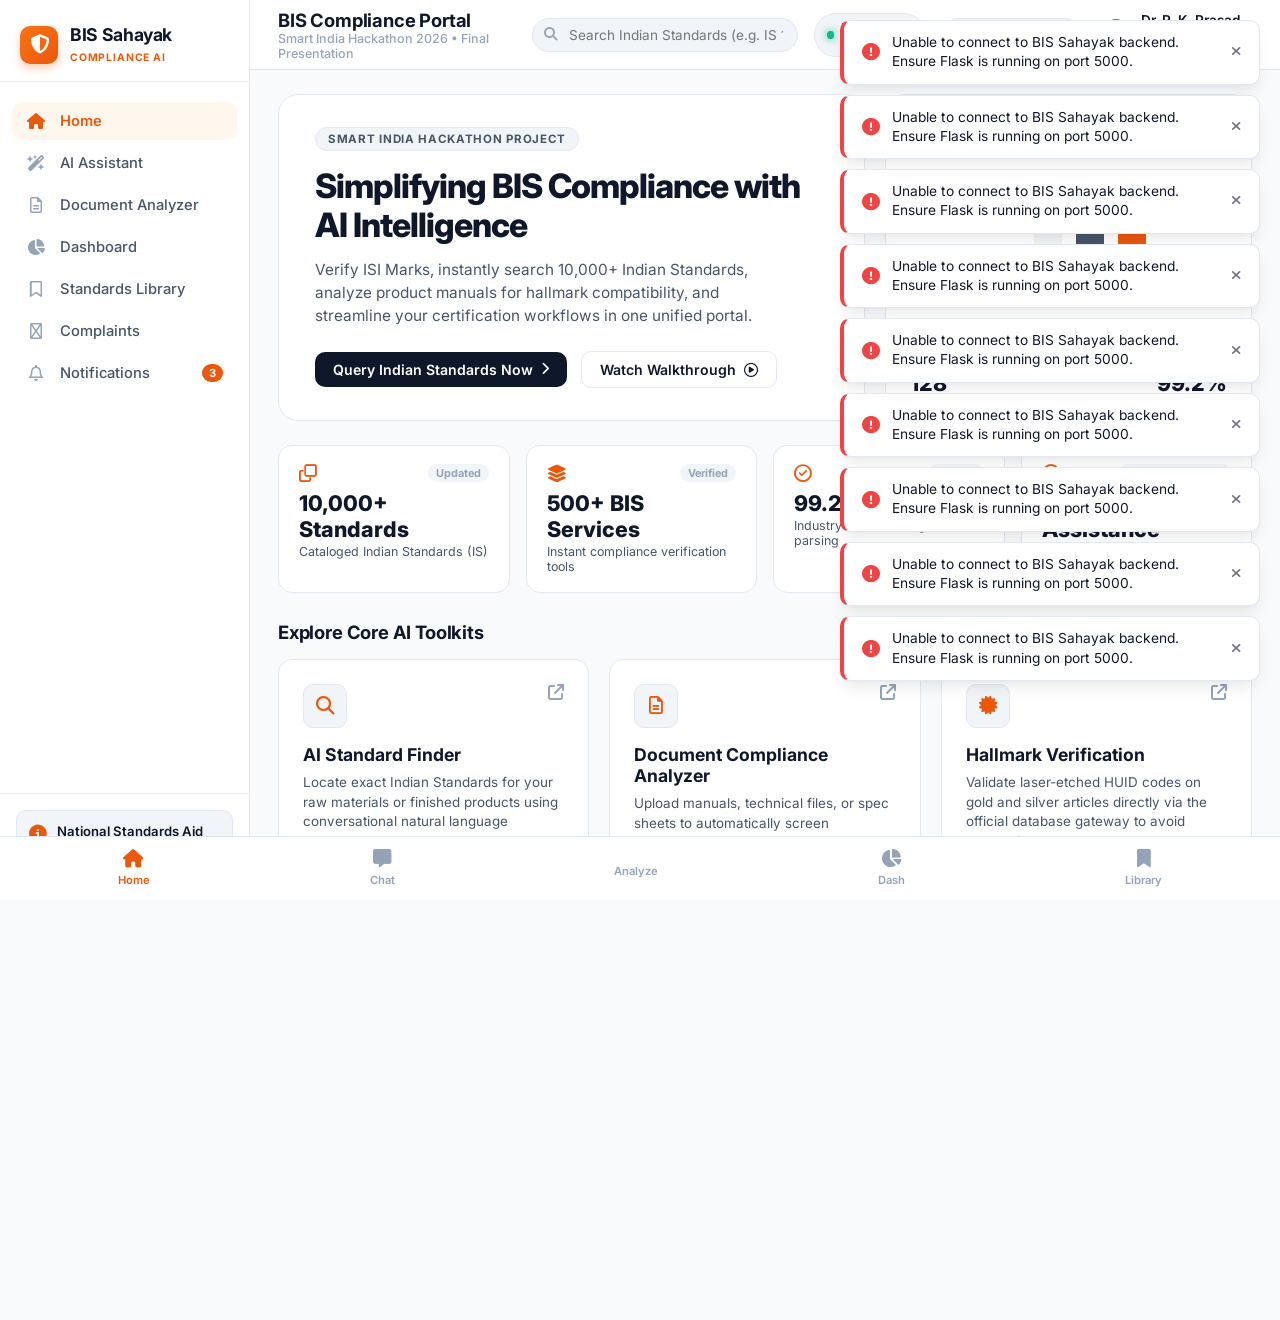
<file: bis-ai-assistant/frontend/index.html>
<!DOCTYPE html>
<html lang="en" data-theme="light">
<head>
    <meta charset="UTF-8">
    <meta name="viewport" content="width=device-width, initial-scale=1.0">
    <title>BIS Sahayak - AI Compliance & Standards Portal</title>
    
    <!-- Google Fonts Inter -->
    <link rel="preconnect" href="https://fonts.googleapis.com">
    <link rel="preconnect" href="https://fonts.gstatic.com" crossorigin>
    <link href="https://fonts.googleapis.com/css2?family=Inter:wght@400;500;600;700;800&display=swap" rel="stylesheet">
    
    <!-- FontAwesome Icons -->
    <link rel="stylesheet" href="https://cdnjs.cloudflare.com/ajax/libs/font-awesome/6.5.1/css/all.min.css">
    
    <!-- Application Stylesheet -->
    <link rel="stylesheet" href="style.css">
</head>
<body>

    <!-- APP WRAPPER CONTAINER -->
    <div class="app-container">

        <!-- ========================================================
             DESKTOP SIDEBAR NAVIGATION (Pages 1-16)
             ======================================================== -->
        <aside class="sidebar" id="appSidebar">
            <div>
                <!-- Brand Logo Header -->
                <div class="sidebar-brand">
                    <div class="brand-icon">
                        <i class="fa-solid fa-shield-halved"></i>
                    </div>
                    <div class="brand-text">
                        <h2>BIS Sahayak</h2>
                        <span class="brand-badge">COMPLIANCE AI</span>
                    </div>
                </div>

                <!-- Navigation Links List -->
                <nav class="sidebar-nav">
                    <a href="#landing" class="nav-item active" data-view="landing" id="nav-landing">
                        <i class="fa-solid fa-house"></i>
                        <span>Home</span>
                    </a>
                    <a href="#ai-chat" class="nav-item" data-view="ai-chat" id="nav-ai-chat">
                        <i class="fa-solid fa-wand-magic-sparkles"></i>
                        <span>AI Assistant</span>
                    </a>
                    <a href="#document" class="nav-item" data-view="document" id="nav-document">
                        <i class="fa-regular fa-file-lines"></i>
                        <span>Document Analyzer</span>
                    </a>
                    <a href="#dashboard" class="nav-item" data-view="dashboard" id="nav-dashboard">
                        <i class="fa-solid fa-chart-pie"></i>
                        <span>Dashboard</span>
                    </a>
                    <a href="#standards" class="nav-item" data-view="standards" id="nav-standards">
                        <i class="fa-regular fa-bookmark"></i>
                        <span>Standards Library</span>
                    </a>
                    <a href="#complaints" class="nav-item" data-view="complaints" id="nav-complaints">
                        <i class="fa-regular fa-circle-exclamation"></i>
                        <span>Complaints</span>
                    </a>
                    <a href="#notifications" class="nav-item" data-view="notifications" id="nav-notifications">
                        <i class="fa-regular fa-bell"></i>
                        <span>Notifications</span>
                        <span class="nav-badge" id="sidebarNotifBadge">3</span>
                    </a>
                </nav>
            </div>

            <!-- Sidebar Footer Aid Badge -->
            <div class="sidebar-footer">
                <div class="standards-aid-card">
                    <i class="fa-solid fa-circle-info aid-icon"></i>
                    <div class="aid-text">
                        <h4>National Standards Aid</h4>
                        <p>Supporting Indian Quality & Trust under BIS Framework.</p>
                    </div>
                </div>
            </div>
        </aside>

        <!-- ========================================================
             MAIN VIEWPORT & CONTENT AREA
             ======================================================== -->
        <div class="main-wrapper">

            <!-- Mobile Compact Header Bar (Pages 17-24) -->
            <div class="mobile-header-bar">
                <div style="display: flex; align-items: center; gap: 8px;">
                    <div class="brand-icon" style="width: 28px; height: 28px; font-size: 0.9rem;">
                        <i class="fa-solid fa-shield-halved"></i>
                    </div>
                    <span style="font-weight: 800; font-size: 0.95rem;">BIS Sahayak</span>
                </div>
                <div style="display: flex; align-items: center; gap: 10px;">
                    <div class="status-indicator-pill" style="padding: 4px 8px; font-size: 0.7rem;">
                        <span class="status-dot"></span> Live
                    </div>
                    <button class="theme-btn" id="mobileThemeToggle" title="Toggle Theme" style="padding: 4px;">
                        <i class="fa-regular fa-moon"></i>
                    </button>
                    <div class="avatar-circle" id="mobileUserAvatar" style="width: 30px; height: 30px; font-size: 0.75rem;">
                        RP
                    </div>
                </div>
            </div>

            <!-- Desktop Top Header Navbar (Pages 1-16) -->
            <header class="top-header" id="topHeader">
                <div class="header-left">
                    <h1 class="header-title" id="pageTitle">BIS Compliance Portal</h1>
                    <span class="header-subtitle" id="pageSubtitle">Smart India Hackathon 2026 • Final Presentation</span>
                </div>

                <div class="header-right">
                    <!-- Global Search Bar -->
                    <div class="header-search">
                        <i class="fa-solid fa-magnifying-glass"></i>
                        <input type="text" id="globalStandardsSearch" placeholder="Search Indian Standards (e.g. IS 1239)...">
                    </div>

                    <!-- BIS Live Server Status -->
                    <div class="status-indicator-pill">
                        <span class="status-dot"></span>
                        <span>BIS Live Server</span>
                    </div>

                    <!-- Light / Dark Theme Switcher -->
                    <div class="theme-switch-pill">
                        <button class="theme-btn active" id="btnThemeLight">
                            <i class="fa-regular fa-sun"></i> Light
                        </button>
                        <button class="theme-btn" id="btnThemeDark">
                            <i class="fa-regular fa-moon"></i> Dark
                        </button>
                    </div>

                    <!-- User Profile Dropdown Badge -->
                    <div class="user-profile-badge" id="userProfileBtn">
                        <div class="avatar-circle" id="headerAvatar">
                            RP
                        </div>
                        <div class="user-info-text">
                            <span class="user-name" id="headerUserName">Dr. R. K. Prasad</span>
                            <span class="user-role-label" id="headerUserRole">Lead Quality Inspector</span>
                        </div>

                        <!-- User Menu Dropdown -->
                        <div class="user-dropdown" id="userDropdown">
                            <div class="dropdown-item" id="btnSwitchGateway">
                                <i class="fa-solid fa-key"></i> Gateway Login
                            </div>
                            <div class="dropdown-item" id="btnOpenVerification">
                                <i class="fa-solid fa-certificate"></i> Verify License / HUID
                            </div>
                            <div class="dropdown-divider"></div>
                            <div class="dropdown-item danger" id="btnLogout">
                                <i class="fa-solid fa-arrow-right-from-bracket"></i> Sign Out
                            </div>
                        </div>
                    </div>
                </div>
            </header>

            <!-- Main Scrollable Views Wrapper -->
            <main class="content-area">

                <!-- ========================================================
                     VIEW 1: HOME / LANDING (Pages 1, 9, 17)
                     ======================================================== -->
                <section class="view-section active" id="view-landing">
                    <!-- Hero Section Grid -->
                    <div class="home-hero-grid">
                        <!-- Left Hero Banner -->
                        <div class="hero-main-card">
                            <span class="hero-project-pill">Smart India Hackathon Project</span>
                            <h1>Simplifying BIS Compliance with AI Intelligence</h1>
                            <p>Verify ISI Marks, instantly search 10,000+ Indian Standards, analyze product manuals for hallmark compatibility, and streamline your certification workflows in one unified portal.</p>
                            <div class="hero-actions">
                                <button class="btn btn-dark" id="heroCtaQuery">
                                    Query Indian Standards Now <i class="fa-solid fa-chevron-right" style="font-size: 0.8rem;"></i>
                                </button>
                                <button class="btn btn-outline" id="heroCtaWalkthrough">
                                    Watch Walkthrough <i class="fa-regular fa-circle-play"></i>
                                </button>
                            </div>
                        </div>

                        <!-- Right Coverage Snapshot Widget -->
                        <div class="coverage-snapshot-card">
                            <div class="coverage-header">
                                <div>
                                    <h3>Standards Coverage</h3>
                                    <p>Enterprise readiness snapshot</p>
                                </div>
                                <span class="badge badge-success">AI READY</span>
                            </div>

                            <!-- Styled Vertical Visual Bars -->
                            <div class="bars-visual">
                                <div class="bar-col h1" title="Q1 Readiness"></div>
                                <div class="bar-col h2" title="Q2 Readiness"></div>
                                <div class="bar-col h3" title="Q3 Readiness"></div>
                                <div class="bar-col h4" title="Q4 Readiness"></div>
                            </div>

                            <div class="coverage-metrics-row">
                                <div class="cov-metric-item">
                                    <h4>Active audits</h4>
                                    <span id="homeAuditsCount">128</span>
                                </div>
                                <div class="cov-metric-item" style="text-align: right;">
                                    <h4>AI confidence</h4>
                                    <span>99.2%</span>
                                </div>
                            </div>
                        </div>
                    </div>

                    <!-- 4 Metric Cards Row -->
                    <div class="stats-four-grid">
                        <div class="stat-metric-card">
                            <div class="stat-card-top">
                                <i class="fa-regular fa-clone stat-icon"></i>
                                <span class="stat-tag">Updated</span>
                            </div>
                            <h3 id="statTotalStandards">10,000+ Standards</h3>
                            <p>Cataloged Indian Standards (IS)</p>
                        </div>
                        <div class="stat-metric-card">
                            <div class="stat-card-top">
                                <i class="fa-solid fa-layer-group stat-icon"></i>
                                <span class="stat-tag">Verified</span>
                            </div>
                            <h3 id="statTotalServices">500+ BIS Services</h3>
                            <p>Instant compliance verification tools</p>
                        </div>
                        <div class="stat-metric-card">
                            <div class="stat-card-top">
                                <i class="fa-regular fa-circle-check stat-icon"></i>
                                <span class="stat-tag">Verified</span>
                            </div>
                            <h3>99.2% Accuracy</h3>
                            <p>Industry trusted AI legal parsing</p>
                        </div>
                        <div class="stat-metric-card">
                            <div class="stat-card-top">
                                <i class="fa-solid fa-headset stat-icon"></i>
                                <span class="stat-tag">24/7 AI POWERED</span>
                            </div>
                            <h3>24/7 AI Assistance</h3>
                            <p>Continuous helper chatbot</p>
                        </div>
                    </div>

                    <!-- Explore Core AI Toolkits Section -->
                    <div class="toolkits-header">
                        <h2 class="section-title">Explore Core AI Toolkits</h2>
                    </div>
                    <div class="toolkits-grid">
                        <!-- Card 1: AI Standard Finder -->
                        <div class="toolkit-card" id="toolkitAiFinder">
                            <div>
                                <div class="toolkit-top">
                                    <div class="toolkit-icon-box">
                                        <i class="fa-solid fa-magnifying-glass"></i>
                                    </div>
                                    <i class="fa-solid fa-arrow-up-right-from-square toolkit-arrow"></i>
                                </div>
                                <div class="toolkit-content">
                                    <h3>AI Standard Finder</h3>
                                    <p>Locate exact Indian Standards for your raw materials or finished products using conversational natural language descriptions.</p>
                                </div>
                            </div>
                            <span class="toolkit-action">Try Chat Search &rarr;</span>
                        </div>

                        <!-- Card 2: Document Compliance Analyzer -->
                        <div class="toolkit-card" id="toolkitDocAnalyzer">
                            <div>
                                <div class="toolkit-top">
                                    <div class="toolkit-icon-box">
                                        <i class="fa-regular fa-file-lines"></i>
                                    </div>
                                    <i class="fa-solid fa-arrow-up-right-from-square toolkit-arrow"></i>
                                </div>
                                <div class="toolkit-content">
                                    <h3>Document Compliance Analyzer</h3>
                                    <p>Upload manuals, technical files, or spec sheets to automatically screen requirements against current BIS codes and find gap warnings.</p>
                                </div>
                            </div>
                            <span class="toolkit-action">Run Analysis &rarr;</span>
                        </div>

                        <!-- Card 3: Hallmark Verification -->
                        <div class="toolkit-card" id="toolkitHallmark">
                            <div>
                                <div class="toolkit-top">
                                    <div class="toolkit-icon-box">
                                        <i class="fa-solid fa-certificate"></i>
                                    </div>
                                    <i class="fa-solid fa-arrow-up-right-from-square toolkit-arrow"></i>
                                </div>
                                <div class="toolkit-content">
                                    <h3>Hallmark Verification</h3>
                                    <p>Validate laser-etched HUID codes on gold and silver articles directly via the official database gateway to avoid counterfeit goods.</p>
                                </div>
                            </div>
                            <span class="toolkit-action">Verify Stamp &rarr;</span>
                        </div>
                    </div>

                    <!-- Lower Split Grid: Recent Audit & Activity Log + Quickstart Guide -->
                    <div class="home-split-grid">
                        <!-- Left: Recent Activity Log -->
                        <div class="card">
                            <div style="display: flex; justify-content: space-between; align-items: center;">
                                <h3 class="section-title">Recent Audit & Activity Log</h3>
                                <span class="badge badge-primary">Live Feed</span>
                            </div>
                            <div class="activity-feed-list" id="homeActivityFeed">
                                <div class="activity-feed-item">
                                    <div class="feed-item-left">
                                        <span class="feed-title">HUID gold verified successfully</span>
                                        <span class="feed-meta">HUID HG3421 • 2 hours ago</span>
                                    </div>
                                    <span class="badge badge-success">Compliant</span>
                                </div>
                                <div class="activity-feed-item">
                                    <div class="feed-item-left">
                                        <span class="feed-title">Steel Pipe manual analysed against IS 1239</span>
                                        <span class="feed-meta">Document ID #922 • 1 day ago</span>
                                    </div>
                                    <span class="badge badge-warning">Partially Compliant</span>
                                </div>
                                <div class="activity-feed-item">
                                    <div class="feed-item-left">
                                        <span class="feed-title">AI search query for cement specifications</span>
                                        <span class="feed-meta">Searched IS 1489 Part 1 • 2 days ago</span>
                                    </div>
                                    <span class="badge badge-neutral">Completed</span>
                                </div>
                            </div>
                        </div>

                        <!-- Right: Compliance Quick-start Guide -->
                        <div class="card">
                            <h3 class="section-title">Compliance Quick-start Guide</h3>
                            <div class="quickstart-steps">
                                <div class="step-card">
                                    <div class="step-num">1</div>
                                    <div class="step-body">
                                        <h4>Select standard domain</h4>
                                        <p>Choose electrical, mechanical, metallurgy or chemical standards.</p>
                                    </div>
                                </div>
                                <div class="step-card">
                                    <div class="step-num">2</div>
                                    <div class="step-body">
                                        <h4>Use AI Document extraction</h4>
                                        <p>Upload product catalogue to parse dimensions and safety grades.</p>
                                    </div>
                                </div>
                                <div class="step-card">
                                    <div class="step-num">3</div>
                                    <div class="step-body">
                                        <h4>Request certified lab feedback</h4>
                                        <p>Directly trigger compliance audit form requests based on AI gap charts.</p>
                                    </div>
                                </div>
                            </div>
                        </div>
                    </div>
                </section>


                <!-- ========================================================
                     VIEW 2: AI ASSISTANT / AI STANDARD FINDER (Pages 2, 10, 18)
                     ======================================================== -->
                <section class="view-section" id="view-ai-chat">
                    <div class="ai-view-layout">
                        <!-- Top Active Subject Context Bar -->
                        <div class="ai-context-banner">
                            <span class="ai-context-dot"></span>
                            <span id="activeAiContextText">Current Subject Context: IS 1239 (Mild Steel Tubes, Tubulars and Other Wrought Steel Fittings)</span>
                        </div>

                        <!-- Main Chat Workspace Grid -->
                        <div class="ai-main-grid">
                            <!-- Left History Sidebar -->
                            <div class="ai-history-panel">
                                <button class="btn btn-primary new-query-btn" id="btnNewAiChat">
                                    <i class="fa-solid fa-plus"></i> New Compliance Query
                                </button>
                                <span class="history-list-title">Past Conversations</span>
                                <div class="past-queries-list" id="aiPastConversations">
                                    <div class="past-query-item" onclick="loadPromptQuery('Steel Pipe IS 1239 requirements')">
                                        <i class="fa-regular fa-message"></i> Steel Pipe IS 1239 requirements
                                    </div>
                                    <div class="past-query-item" onclick="loadPromptQuery('Gold Hallmark rules in Delhi')">
                                        <i class="fa-regular fa-message"></i> Gold Hallmark rules in Delhi
                                    </div>
                                    <div class="past-query-item" onclick="loadPromptQuery('Polyethylene packaging standards')">
                                        <i class="fa-regular fa-message"></i> Polyethylene packaging standards
                                    </div>
                                    <div class="past-query-item" onclick="loadPromptQuery('Domestic electrical switches ISI')">
                                        <i class="fa-regular fa-message"></i> Domestic electrical switches ISI
                                    </div>
                                    <div class="past-query-item" onclick="loadPromptQuery('Audit criteria cement flyash')">
                                        <i class="fa-regular fa-message"></i> Audit criteria cement flyash
                                    </div>
                                </div>
                            </div>

                            <!-- Right Chat Feed & Input -->
                            <div class="ai-chat-stage">
                                <div class="chat-messages-container" id="chatFeed">
                                    <!-- User Message Sample -->
                                    <div class="chat-bubble user">
                                        <div class="chat-avatar">RP</div>
                                        <div class="bubble-content">
                                            I need to verify if our cold-drawn carbon steel pipe batch conforms to the outer diameter thickness specified in Indian Standards. Which is the applicable code and the safety limit?
                                        </div>
                                    </div>

                                    <!-- Bot Response Sample -->
                                    <div class="chat-bubble bot">
                                        <div class="chat-avatar"><i class="fa-solid fa-wand-magic-sparkles"></i></div>
                                        <div class="bubble-content">
                                            Based on your requirements, the primary Indian Standard is <strong>IS 1239 (Part 1): 2004</strong> which covers Mild Steel Tubes, Tubulars, and other Wrought Steel Fittings. Below is the parsed result card and specific tolerances:

                                            <!-- Embedded Standard Result Card -->
                                            <div class="embedded-standard-card">
                                                <div class="std-card-top">
                                                    <span class="std-code-tag">IS 1239 : Part 1</span>
                                                    <span class="badge badge-success">95% Match</span>
                                                </div>
                                                <div class="std-title">Mild Steel Tubes, Tubulars and Other Wrought Steel Fittings - Part 1: Steel Tubes</div>
                                                <div class="std-desc">This standard specifies requirements for welded and seamless, screwed and socketed, and plain end mild steel tubes for water, non-hazardous gas, air, and steam. Specifies OD limit tolerances of +10% to -10%.</div>
                                                <div class="std-meta-tags">
                                                    <span class="meta-pill">Category: Metallurgy</span>
                                                    <span class="meta-pill">Source: BIS Gazette 2019</span>
                                                    <span class="meta-pill">License: Mandatory ISI Mark</span>
                                                </div>
                                            </div>
                                        </div>
                                    </div>
                                </div>

                                <!-- Input Box Area -->
                                <div class="chat-input-bar">
                                    <div id="attachedFileChip" style="display: none;" class="chat-attachment-pill">
                                        <i class="fa-solid fa-paperclip"></i>
                                        <span id="attachedFileName">document.pdf</span>
                                        <i class="fa-solid fa-xmark" style="cursor: pointer;" onclick="clearAiAttachment()"></i>
                                    </div>
                                    <form id="aiChatForm" class="chat-input-wrapper" onsubmit="handleAiChatSubmit(event)">
                                        <input type="file" id="aiDocAttachInput" style="display: none;" accept=".pdf,.docx,.png,.jpg,.jpeg">
                                        <button type="button" class="chat-action-btn" id="btnAttachDoc" title="Attach Document Context">
                                            <i class="fa-solid fa-paperclip"></i>
                                        </button>
                                        <button type="button" class="chat-action-btn" id="btnVoiceQuery" title="Voice Input">
                                            <i class="fa-solid fa-microphone"></i>
                                        </button>
                                        <input type="text" id="aiQueryInput" placeholder="Ask BIS Sahayak standard finder... (e.g. Can you extract chemical limits for cement?)" autocomplete="off">
                                        <button type="submit" class="chat-send-btn" id="btnSendQuery">
                                            <i class="fa-solid fa-paper-plane"></i>
                                        </button>
                                    </form>
                                </div>
                            </div>
                        </div>
                    </div>
                </section>


                <!-- ========================================================
                     VIEW 3: DOCUMENT INTELLIGENCE / GAP ANALYZER (Pages 3, 11, 19)
                     ======================================================== -->
                <section class="view-section" id="view-document">
                    <!-- Upload Dropzone -->
                    <div class="doc-upload-box" id="docDropzone">
                        <input type="file" id="docFileInput" style="display: none;" accept=".pdf,.docx,.png,.jpg,.jpeg">
                        <i class="fa-solid fa-cloud-arrow-up doc-upload-icon"></i>
                        <h3>Analyze Product Specification Manual</h3>
                        <p>Drop PDF, DOCX or images here, or browse. Standard verification starts automatically.</p>
                        <button type="button" class="btn btn-primary" id="btnBrowseFiles">
                            Browse files
                        </button>
                        <div class="format-tags-row">
                            PDF • DOCX • PNG • JPG
                        </div>
                    </div>

                    <!-- Analysis Output Container -->
                    <div class="analysis-results-grid" id="analysisOutputSection">
                        <!-- Left Column: Score & Specifications -->
                        <div>
                            <!-- Score Card -->
                            <div class="card score-card" style="margin-bottom: 20px;">
                                <h3 class="section-title">Product Compliance Score</h3>
                                <div class="circle-gauge-wrap">
                                    <svg viewBox="0 0 100 100">
                                        <circle class="gauge-bg" cx="50" cy="50" r="40"></circle>
                                        <circle class="gauge-fill" id="gaugeCircle" cx="50" cy="50" r="40" stroke-dasharray="251.2" stroke-dashoffset="55.2"></circle>
                                    </svg>
                                    <div class="gauge-inner-text">
                                        <span class="gauge-score" id="displayScore">78%</span>
                                        <span class="gauge-label">SCORE</span>
                                    </div>
                                </div>
                                <span class="badge badge-warning" id="displayVerdict" style="padding: 6px 14px; font-size: 0.82rem;">Verdict: Partially Compliant</span>
                            </div>

                            <!-- Extracted Specifications Card -->
                            <div class="card">
                                <h3 class="section-title">Extracted Specifications</h3>
                                <div class="specs-list" id="extractedSpecsList">
                                    <div class="spec-row">
                                        <span class="spec-key">Product Name</span>
                                        <span class="spec-val" id="specProductName">Cold-Rolled Carbon Tubes</span>
                                    </div>
                                    <div class="spec-row">
                                        <span class="spec-key">Manufacturer</span>
                                        <span class="spec-val" id="specManufacturer">Tata Quality Castings</span>
                                    </div>
                                    <div class="spec-row">
                                        <span class="spec-key">Model Code</span>
                                        <span class="spec-val" id="specModelCode">CRC-PIPE-1239</span>
                                    </div>
                                    <div class="spec-row">
                                        <span class="spec-key">Detected Code</span>
                                        <span class="spec-val" id="specDetectedCode">IS 1239 Part 1 (2004)</span>
                                    </div>
                                </div>
                            </div>
                        </div>

                        <!-- Right Column: Requirements Grid & Recommendations -->
                        <div>
                            <!-- Requirements Grid Card -->
                            <div class="card" style="margin-bottom: 20px;">
                                <div style="display: flex; justify-content: space-between; align-items: center; margin-bottom: 14px;">
                                    <h3 class="section-title">Parsed Standard Requirements Grid</h3>
                                    <span class="complaints-counter-text" id="checklistCounter">Total Checklist: 15 (12 passed, 3 failed)</span>
                                </div>
                                <div id="requirementsList">
                                    <div class="req-item">
                                        <div class="req-left">
                                            <i class="fa-solid fa-circle-check req-status-icon pass"></i>
                                            <div>
                                                <div class="req-title">Chemical limit check: Carbon (0.20% max)</div>
                                                <div class="req-extract">Extracted: 0.18% in sample steel</div>
                                            </div>
                                        </div>
                                        <span class="badge badge-success">Pass</span>
                                    </div>
                                    <div class="req-item">
                                        <div class="req-left">
                                            <i class="fa-solid fa-triangle-exclamation req-status-icon fail"></i>
                                            <div>
                                                <div class="req-title">Thickness specification check (+10% / -10%)</div>
                                                <div class="req-extract">Sample measured -11.2% at junction</div>
                                            </div>
                                        </div>
                                        <span class="badge badge-danger">Fail</span>
                                    </div>
                                    <div class="req-item">
                                        <div class="req-left">
                                            <i class="fa-solid fa-circle-check req-status-icon pass"></i>
                                            <div>
                                                <div class="req-title">Hydrostatic test safety pressure (5.0 MPa min)</div>
                                                <div class="req-extract">Batch withstood 5.2 MPa successfully</div>
                                            </div>
                                        </div>
                                        <span class="badge badge-success">Pass</span>
                                    </div>
                                </div>
                            </div>

                            <!-- Actionable Recommendations Card -->
                            <div class="card">
                                <h3 class="section-title" style="margin-bottom: 14px;">Actionable Recommendations</h3>
                                <div id="recommendationsList">
                                    <div class="rec-callout critical">
                                        <div class="rec-body">
                                            <span class="badge badge-danger" style="margin-bottom: 4px;">CRITICAL</span>
                                            <p>Calibrate raw carbon roller feed depth to resolve junction thickness drop (-11.2%). Requirements dictate steel wall thickness must stay within strict 10% bound.</p>
                                            <a href="#standards" class="rec-action-link">Download CAD calibration rules &rarr;</a>
                                        </div>
                                    </div>
                                    <div class="rec-callout warning">
                                        <div class="rec-body">
                                            <span class="badge badge-warning" style="margin-bottom: 4px;">WARNING</span>
                                            <p>Verify phosphorus limits prior to final billet batch casting. Tolerances must not exceed 0.04% under IS 1239 chemical schedule.</p>
                                            <a href="#standards" class="rec-action-link">View chemical chart guidelines &rarr;</a>
                                        </div>
                                    </div>
                                </div>
                            </div>
                        </div>
                    </div>
                </section>


                <!-- ========================================================
                     VIEW 4: INTERACTIVE AUDIT & DASHBOARD (Pages 4, 12, 20)
                     ======================================================== -->
                <section class="view-section" id="view-dashboard">
                    <!-- Top 4 Analytics Metrics Cards -->
                    <div class="dash-metrics-grid">
                        <div class="stat-metric-card">
                            <span class="section-subtitle">Products Tracked</span>
                            <h3 id="dashProducts">42</h3>
                            <span class="badge badge-success" style="width: fit-content; margin-top: 4px;">+12% this month</span>
                        </div>
                        <div class="stat-metric-card">
                            <span class="section-subtitle">Active Certificates</span>
                            <h3 id="dashCertificates">18</h3>
                            <span class="badge badge-neutral" style="width: fit-content; margin-top: 4px;">3 in verification</span>
                        </div>
                        <div class="stat-metric-card">
                            <span class="section-subtitle">Upcoming Renewals</span>
                            <h3 id="dashRenewals">2</h3>
                            <span class="badge badge-warning" style="width: fit-content; margin-top: 4px;">Due in 14 days</span>
                        </div>
                        <div class="stat-metric-card">
                            <span class="section-subtitle">Avg. Compliance</span>
                            <h3 id="dashCompliance">84.2%</h3>
                            <span class="badge badge-primary" style="width: fit-content; margin-top: 4px;">SIH Target: &gt;80.0%</span>
                        </div>
                    </div>

                    <!-- Split Section: Portfolio Table + Renewal Alerts & Trend -->
                    <div class="dash-main-split">
                        <!-- Left: Monitored Product Portfolio -->
                        <div class="card">
                            <div style="display: flex; justify-content: space-between; align-items: center; margin-bottom: 16px;">
                                <h3 class="section-title">Monitored Product Portfolio</h3>
                                <button class="btn btn-primary btn-sm" id="btnAddPortfolioProduct">
                                    <i class="fa-solid fa-plus"></i> Add Product
                                </button>
                            </div>
                            <div class="table-responsive">
                                <table class="data-table">
                                    <thead>
                                        <tr>
                                            <th>Product Name</th>
                                            <th>Standard</th>
                                            <th>Status</th>
                                            <th>Last Checked</th>
                                        </tr>
                                    </thead>
                                    <tbody id="portfolioTableBody">
                                        <tr>
                                            <td><strong>Heavy Structural Steel Beam</strong></td>
                                            <td>IS 2062 : 2011</td>
                                            <td><span class="badge badge-success">Compliant</span></td>
                                            <td>12 Oct 2025</td>
                                        </tr>
                                        <tr>
                                            <td><strong>Spheroidal Graphite Castings</strong></td>
                                            <td>IS 1865 : 1991</td>
                                            <td><span class="badge badge-warning">Pending Audit</span></td>
                                            <td>24 Nov 2025</td>
                                        </tr>
                                        <tr>
                                            <td><strong>Mild Steel Tubular Fittings</strong></td>
                                            <td>IS 1239 Part 2</td>
                                            <td><span class="badge badge-danger">Expired</span></td>
                                            <td>02 Dec 2025</td>
                                        </tr>
                                    </tbody>
                                </table>
                            </div>
                        </div>

                        <!-- Right: Renewal Alerts & Trend Chart -->
                        <div>
                            <!-- Renewal Alerts Card -->
                            <div class="card" style="margin-bottom: 20px;">
                                <h3 class="section-title">Certificate Renewal Alerts</h3>
                                <div class="renewals-list">
                                    <div class="renewal-item">
                                        <span class="badge badge-danger">14 days</span>
                                        <span>Steel Pipes Certification (IS 1239)</span>
                                    </div>
                                    <div class="renewal-item">
                                        <span class="badge badge-warning">45 days</span>
                                        <span>Gold Stamp HUID License (H-98122)</span>
                                    </div>
                                    <div class="renewal-item">
                                        <span class="badge badge-success">90 days</span>
                                        <span>Structural Beams ISI Registration</span>
                                    </div>
                                </div>
                            </div>

                            <!-- Compliance Trend Card -->
                            <div class="card">
                                <h3 class="section-title">Compliance Index Trend (6m)</h3>
                                <div class="trend-chart-box">
                                    <svg class="trend-svg" viewBox="0 0 300 80" preserveAspectRatio="none">
                                        <path d="M 10 60 Q 60 50, 110 30 T 210 35 T 290 15" fill="none" stroke="var(--primary)" stroke-width="3" stroke-linecap="round"></path>
                                        <circle cx="10" cy="60" r="4" fill="var(--primary)"></circle>
                                        <circle cx="70" cy="52" r="4" fill="var(--primary)"></circle>
                                        <circle cx="130" cy="28" r="4" fill="var(--primary)"></circle>
                                        <circle cx="190" cy="38" r="4" fill="var(--primary)"></circle>
                                        <circle cx="250" cy="22" r="4" fill="var(--primary)"></circle>
                                        <circle cx="290" cy="15" r="4" fill="var(--primary)"></circle>
                                    </svg>
                                    <div class="trend-months-row">
                                        <span>Jul</span><span>Aug</span><span>Sep</span><span>Oct</span><span>Nov</span><span>Dec</span>
                                    </div>
                                </div>
                            </div>
                        </div>
                    </div>

                    <!-- Bottom: Recent Audit & Gap Alerts History -->
                    <div class="card">
                        <h3 class="section-title" style="margin-bottom: 14px;">Recent Audit & Gap Alerts History</h3>
                        <div class="table-responsive">
                            <table class="data-table">
                                <thead>
                                    <tr>
                                        <th>Audit ID</th>
                                        <th>Product Scope</th>
                                        <th>Assigned Assessor</th>
                                        <th>Audit Verdict</th>
                                    </tr>
                                </thead>
                                <tbody>
                                    <tr>
                                        <td><strong>AUD-982A</strong></td>
                                        <td>Mild steel pipes & carbon components</td>
                                        <td>Inspector G. S. Bhatti</td>
                                        <td><span class="badge badge-success">Pass</span></td>
                                    </tr>
                                    <tr>
                                        <td><strong>AUD-233B</strong></td>
                                        <td>Precast Concrete Solid Billets</td>
                                        <td>Dr. R. K. Prasad</td>
                                        <td><span class="badge badge-danger">Critical Gaps</span></td>
                                    </tr>
                                </tbody>
                            </table>
                        </div>
                    </div>
                </section>


                <!-- ========================================================
                     VIEW 5: NATIONAL STANDARDS LIBRARY (Pages 5, 13, 21)
                     ======================================================== -->
                <section class="view-section" id="view-standards">
                    <!-- Top 3 Stat Cards -->
                    <div class="library-stats-grid">
                        <div class="stat-metric-card">
                            <div class="stat-card-top"><i class="fa-solid fa-book-bookmark stat-icon"></i></div>
                            <h3 id="libraryTotalStandardsCount">24,000+ Active</h3>
                            <p>Total Indian Standards Cataloged</p>
                        </div>
                        <div class="stat-metric-card">
                            <div class="stat-card-top"><i class="fa-solid fa-stamp stat-icon"></i></div>
                            <h3>14,500 Mandatory</h3>
                            <p>ISI Certification Compulsory</p>
                        </div>
                        <div class="stat-metric-card">
                            <div class="stat-card-top"><i class="fa-solid fa-clock-rotate-left stat-icon"></i></div>
                            <h3>342 Drafts</h3>
                            <p>Under Active Revision/Feedback</p>
                        </div>
                    </div>

                    <!-- Search and Filter Bar Card -->
                    <div class="filter-bar-card">
                        <div class="filter-inputs-row">
                            <div class="search-input">
                                <i class="fa-solid fa-magnifying-glass"></i>
                                <input type="text" id="standardsKeywordInput" placeholder="Search by Keyword, Product, or Standard Code (e.g., IS 2062 Structural Steel)...">
                            </div>
                            <select class="filter-select" id="standardsDivisionSelect">
                                <option value="">Division: All Sectors</option>
                                <option value="Metallurgy & Steel">Division: Metallurgy</option>
                                <option value="Civil Engineering">Division: Civil Engineering</option>
                                <option value="Electrical">Division: Electrotechnical</option>
                                <option value="Chemical">Division: Chemical</option>
                                <option value="Food & Agriculture">Division: Food & Ag</option>
                            </select>
                            <select class="filter-select" id="standardsStatusSelect">
                                <option value="">Status: All Standards</option>
                                <option value="Active">Status: Active</option>
                                <option value="Mandatory">Status: Mandatory</option>
                                <option value="Voluntary">Status: Voluntary</option>
                                <option value="Revision">Status: Revision</option>
                            </select>
                        </div>
                        <div class="sector-pills-row" id="sectorPills">
                            <button type="button" class="sector-pill active" data-sector="">All Sectors</button>
                            <button type="button" class="sector-pill" data-sector="Civil Engineering">Civil Engineering</button>
                            <button type="button" class="sector-pill" data-sector="Metallurgy & Steel">Metallurgy & Steel</button>
                            <button type="button" class="sector-pill" data-sector="Chemical">Chemical & Petroleum</button>
                            <button type="button" class="sector-pill" data-sector="Electronics">Electronics & IT</button>
                            <button type="button" class="sector-pill" data-sector="Food & Agriculture">Food & Agriculture</button>
                            <button type="button" class="sector-pill" data-sector="Mechanical">Mechanical Devices</button>
                        </div>
                    </div>

                    <!-- Catalog Table Split Layout -->
                    <div class="library-content-grid">
                        <!-- Main Standards Table -->
                        <div class="card">
                            <div style="display: flex; justify-content: space-between; align-items: center; margin-bottom: 14px;">
                                <h3 class="section-title">Indian Standards (IS) Catalog</h3>
                                <span class="complaints-counter-text" id="standardsCountText">Showing standards</span>
                            </div>
                            <div class="table-responsive">
                                <table class="data-table">
                                    <thead>
                                        <tr>
                                            <th>Standard Code</th>
                                            <th>Title & Classification</th>
                                            <th>Compliance Status</th>
                                            <th>Last Revised</th>
                                            <th>Actions</th>
                                        </tr>
                                    </thead>
                                    <tbody id="standardsTableBody">
                                        <!-- Loaded dynamically by JavaScript from /api/standards -->
                                    </tbody>
                                </table>
                            </div>
                        </div>

                        <!-- Right Bookmarks & Gazette Feed -->
                        <div>
                            <!-- Bookmarks Card -->
                            <div class="card watchlist-card">
                                <div style="display: flex; justify-content: space-between; align-items: center; margin-bottom: 12px;">
                                    <h3 class="section-title">My Bookmarks / Watchlist</h3>
                                    <span class="badge badge-neutral">3 Active</span>
                                </div>
                                <div style="display: flex; flex-direction: column; gap: 10px;">
                                    <div class="activity-feed-item" style="cursor: pointer;" onclick="openStandardModal('IS 1239 (Part 1) : 2004')">
                                        <div>
                                            <strong>IS 1239 - Mild Steel Tubes</strong>
                                            <div class="feed-meta">Standard linked to Tata Castings manual analysis</div>
                                        </div>
                                    </div>
                                    <div class="activity-feed-item" style="cursor: pointer;" onclick="openStandardModal('IS 2062 : 2011')">
                                        <div>
                                            <strong>IS 2062 - Structural Steel Beam</strong>
                                            <div class="feed-meta">Mandatory compliance checklist linked</div>
                                        </div>
                                    </div>
                                </div>
                            </div>

                            <!-- Recent Gazette Notifications -->
                            <div class="card gazette-card">
                                <h3 class="section-title">Recent Gazette Notifications</h3>
                                <div class="gazette-list">
                                    <div class="gazette-item">
                                        <div class="gazette-meta">
                                            <span>BIS-GZ-2025-09</span>
                                            <span>2 hours ago</span>
                                        </div>
                                        <p>Amendment 3 published to cement standards detailing fly-ash ratio limits.</p>
                                    </div>
                                    <div class="gazette-item">
                                        <div class="gazette-meta">
                                            <span>BIS-GZ-2025-08</span>
                                            <span>Yesterday</span>
                                        </div>
                                        <p>Revised safety tests for household electrical switches implemented under IS 302.</p>
                                    </div>
                                    <div class="gazette-item">
                                        <div class="gazette-meta">
                                            <span>BIS-GZ-2025-07</span>
                                            <span>3 days ago</span>
                                        </div>
                                        <p>Precast concrete solid blocks registration timeline extended to July 2025.</p>
                                    </div>
                                </div>
                            </div>
                        </div>
                    </div>
                </section>


                <!-- ========================================================
                     VIEW 6: COMPLAINTS & VIOLATIONS (Pages 6, 14, 22)
                     ======================================================== -->
                <section class="view-section" id="view-complaints">
                    <div class="complaints-header-row">
                        <div>
                            <h2 class="section-title">National Compliance Violations Log</h2>
                            <p class="section-subtitle">Monitor registered consumer complaints, market surveillance alerts, and ISI standard violations. Direct integration with National Consumer Helpline.</p>
                        </div>
                        <button class="btn btn-primary" id="btnOpenComplaintModal">
                            <i class="fa-solid fa-plus"></i> File Violation Complaint
                        </button>
                    </div>

                    <!-- 4 Metric Cards Row -->
                    <div class="stats-four-grid">
                        <div class="stat-metric-card">
                            <span class="section-subtitle">Total Registered</span>
                            <h3 id="compTotalCount">148</h3>
                            <span class="badge badge-success" style="width: fit-content; margin-top: 4px;">+14 this week</span>
                        </div>
                        <div class="stat-metric-card">
                            <span class="section-subtitle">Active Investigation</span>
                            <h3>32</h3>
                            <span class="badge badge-warning" style="width: fit-content; margin-top: 4px;">Under active review</span>
                        </div>
                        <div class="stat-metric-card">
                            <span class="section-subtitle">High Priority</span>
                            <h3>9</h3>
                            <span class="badge badge-danger" style="width: fit-content; margin-top: 4px;">Immediate action required</span>
                        </div>
                        <div class="stat-metric-card">
                            <span class="section-subtitle">Resolved Cases</span>
                            <h3>107</h3>
                            <span class="badge badge-neutral" style="width: fit-content; margin-top: 4px;">94.2% Resolution rate</span>
                        </div>
                    </div>

                    <!-- Filter Bar -->
                    <div class="card" style="margin-bottom: 20px; padding: 14px 20px;">
                        <div class="complaints-filter-bar">
                            <div class="filter-left-controls">
                                <div class="header-search" style="width: 340px;">
                                    <i class="fa-solid fa-magnifying-glass"></i>
                                    <input type="text" id="complaintsSearchInput" placeholder="Filter by ID, product, or standard...">
                                </div>
                                <select class="filter-select" id="complaintsSeverityFilter">
                                    <option value="">Severity: All</option>
                                    <option value="Critical">Severity: Critical</option>
                                    <option value="High">Severity: High</option>
                                    <option value="Medium">Severity: Medium</option>
                                </select>
                                <select class="filter-select" id="complaintsStatusFilter">
                                    <option value="">Status: All</option>
                                    <option value="IN_PROGRESS">Status: In Progress</option>
                                    <option value="UNDER_REVIEW">Status: Under Review</option>
                                    <option value="PENDING">Status: Pending</option>
                                    <option value="RESOLVED">Status: Resolved</option>
                                </select>
                            </div>
                            <span class="complaints-counter-text" id="complaintsCountText">Showing records</span>
                        </div>

                        <!-- Complaints Table -->
                        <div class="table-responsive">
                            <table class="data-table">
                                <thead>
                                    <tr>
                                        <th>Complaint ID</th>
                                        <th>Standard Linked</th>
                                        <th>Product / Violation Scope</th>
                                        <th>Severity</th>
                                        <th>Assignee</th>
                                        <th>Status</th>
                                        <th>Actions</th>
                                    </tr>
                                </thead>
                                <tbody id="complaintsTableBody">
                                    <!-- Populated dynamically via /api/complaints -->
                                </tbody>
                            </table>
                        </div>
                    </div>
                </section>


                <!-- ========================================================
                     VIEW 7: NOTIFICATIONS & ALERTS HUB (Pages 7, 15, 23)
                     ======================================================== -->
                <section class="view-section" id="view-notifications">
                    <div class="notifs-header-row">
                        <div>
                            <h2 class="section-title">Notification Center</h2>
                            <p class="section-subtitle">Track real-time system alerts, gazette amendments, audit updates, and national standard revisions.</p>
                        </div>
                        <div style="display: flex; gap: 10px;">
                            <button class="btn btn-outline btn-sm" id="btnMarkAllNotifsRead">
                                Mark all read
                            </button>
                            <button class="btn btn-outline btn-sm" id="btnNotifPreferences">
                                Preferences
                            </button>
                        </div>
                    </div>

                    <!-- Category Tabs -->
                    <div class="notif-tabs-row" id="notifCategoryTabs">
                        <button class="notif-tab active" data-category="all">All Alerts (<span id="notifTabAllCount">32</span>)</button>
                        <button class="notif-tab" data-category="audit">Audit Updates</button>
                        <button class="notif-tab" data-category="system">System Alerts</button>
                        <button class="notif-tab" data-category="standard">Standards Revision</button>
                    </div>

                    <!-- Notifications Feed -->
                    <div id="notificationsContainer">
                        <!-- Populated by JavaScript -->
                    </div>
                </section>


                <!-- ========================================================
                     VIEW 8: GATEWAY LOGIN (Pages 8, 16, 24)
                     ======================================================== -->
                <section class="view-section" id="view-gateway">
                    <div class="gateway-split-page">
                        <!-- Left Hero Section -->
                        <div class="gateway-left-hero">
                            <div>
                                <span class="gw-branding-tag">BIS Sahayak • COMPLIANCE AI GATEWAY</span>
                                <h1>National Quality & Standards Hub</h1>
                                <p>Secure artificial intelligence portal for Bureau of Indian Standards (BIS) officers, certified lab access nodes, and registered manufacturers. Simplifying compliance, verification, and audit pipelines across all Indian sectors.</p>
                                
                                <div class="gw-gov-box">
                                    <i class="fa-solid fa-shield-halved"></i>
                                    <div>
                                        <h4>Official Government Prototype</h4>
                                        <span>Encrypted under National Informatics Centre (NIC) guidelines.</span>
                                    </div>
                                </div>
                            </div>

                            <div class="gateway-footer-info">
                                <div class="gw-badges-row">
                                    <span class="badge badge-primary">AI PIPELINE ACTIVE</span>
                                    <span class="badge badge-success">SSL SECURE</span>
                                </div>
                                <p class="gw-copyright">© 2026 Bureau of Indian Standards. Ministry of Consumer Affairs, Food & Public Distribution, Government of India.</p>
                            </div>
                        </div>

                        <!-- Right Form Panel -->
                        <div class="gateway-right-panel">
                            <div class="login-auth-card">
                                <span class="gw-access-tag">
                                    <span class="status-dot" style="background: var(--info);"></span> Secure AI Gateway Access
                                </span>
                                <h2>Gateway Login</h2>
                                <p class="subtext">Enter your official credentials to access the compliance portal.</p>

                                <div class="gov-warning-banner">
                                    <i class="fa-solid fa-triangle-exclamation"></i>
                                    <p>This is a restricted government computer system. Unauthorized access is subject to severe prosecution.</p>
                                </div>

                                <!-- Fast Evaluation Demo Switcher -->
                                <div class="demo-role-selector">
                                    <button type="button" class="demo-role-btn active" data-role="officer">Officer (Dr. Prasad)</button>
                                    <button type="button" class="demo-role-btn" data-role="manufacturer">Manufacturer</button>
                                    <button type="button" class="demo-role-btn" data-role="consumer">Citizen</button>
                                </div>

                                <form id="gatewayLoginForm" onsubmit="handleGatewayLogin(event)">
                                    <div class="form-group">
                                        <label for="gwEmail">Official ID / NIC Email</label>
                                        <div class="form-input-wrap">
                                            <i class="fa-regular fa-envelope prefix-icon"></i>
                                            <input type="email" id="gwEmail" value="rkprasad@nic.in" required>
                                        </div>
                                    </div>

                                    <div class="form-group">
                                        <div style="display: flex; justify-content: space-between; align-items: center;">
                                            <label for="gwPassword">Password</label>
                                            <a href="#" style="font-size: 0.76rem; color: var(--primary);">Forgot?</a>
                                        </div>
                                        <div class="form-input-wrap">
                                            <i class="fa-solid fa-lock prefix-icon"></i>
                                            <input type="password" id="gwPassword" value="DemoPassword@2026" required>
                                            <button type="button" class="toggle-password-btn" id="btnTogglePassword">
                                                <i class="fa-regular fa-eye"></i>
                                            </button>
                                        </div>
                                    </div>

                                    <div class="form-checkbox-row">
                                        <input type="checkbox" id="gwRemember" checked>
                                        <label for="gwRemember">Remember official workstation session</label>
                                    </div>

                                    <button type="submit" class="btn btn-primary" style="width: 100%; padding: 12px;" id="btnGatewaySubmit">
                                        <i class="fa-solid fa-lock"></i> Secure Authenticate
                                    </button>
                                </form>

                                <div style="text-align: center; margin-top: 18px; font-size: 0.74rem; color: var(--text-muted);">
                                    <i class="fa-solid fa-shield-halved"></i> Protected by 256-bit SSL Standard encryption.
                                </div>
                            </div>
                        </div>
                    </div>
                </section>

            </main>
        </div>

        <!-- ========================================================
             MOBILE BOTTOM NAVIGATION (Pages 17-24)
             ======================================================== -->
        <nav class="mobile-bottom-nav">
            <a href="#landing" class="mobile-nav-item active" data-view="landing">
                <i class="fa-solid fa-house"></i>
                <span>Home</span>
            </a>
            <a href="#ai-chat" class="mobile-nav-item" data-view="ai-chat">
                <i class="fa-solid fa-message"></i>
                <span>Chat</span>
            </a>
            <a href="#document" class="mobile-nav-item" data-view="document">
                <i class="fa-solid fa-file-magnifying-glass"></i>
                <span>Analyze</span>
            </a>
            <a href="#dashboard" class="mobile-nav-item" data-view="dashboard">
                <i class="fa-solid fa-chart-pie"></i>
                <span>Dash</span>
            </a>
            <a href="#standards" class="mobile-nav-item" data-view="standards">
                <i class="fa-solid fa-bookmark"></i>
                <span>Library</span>
            </a>
        </nav>

    </div>


    <!-- ========================================================
         MODALS & OVERLAYS
         ======================================================== -->

    <!-- 1. Hallmark & License Verification Modal -->
    <div class="modal-overlay" id="verificationModal">
        <div class="modal-box">
            <div class="modal-header">
                <h3>Hallmark & BIS License Verification</h3>
                <button type="button" class="modal-close-btn" onclick="closeModal('verificationModal')">
                    <i class="fa-solid fa-xmark"></i>
                </button>
            </div>
            <div class="modal-body">
                <div class="verification-disclaimer-banner" style="background: rgba(13, 71, 161, 0.08); border-left: 3px solid var(--primary); padding: 8px 12px; margin-bottom: 16px; border-radius: 4px; font-size: 0.78rem; color: var(--text-secondary);">
                    <i class="fa-solid fa-circle-info" style="color: var(--primary); margin-right: 6px;"></i>
                    <strong>Prototype Verification Sandbox:</strong> Demonstrates live registry verification workflow. For official legal verification, visit <a href="https://www.services.bis.gov.in/" target="_blank" rel="noopener noreferrer" style="color: var(--primary); text-decoration: underline;">bis.gov.in</a> or the BIS Care App.
                </div>
                <div style="display: flex; gap: 8px; margin-bottom: 20px;">
                    <button type="button" class="btn btn-outline btn-sm active" id="tabVerifyHallmark" onclick="switchVerifyTab('hallmark')">
                        <i class="fa-solid fa-gem"></i> Verify Hallmark (HUID)
                    </button>
                    <button type="button" class="btn btn-outline btn-sm" id="tabVerifyLicense" onclick="switchVerifyTab('license')">
                        <i class="fa-solid fa-certificate"></i> Verify ISI License
                    </button>
                </div>

                <!-- Hallmark HUID Section -->
                <div id="verifyHallmarkSection">
                    <div class="form-group">
                        <label for="huidInput">6-Character Hallmark Unique ID (HUID)</label>
                        <div class="form-input-wrap">
                            <i class="fa-solid fa-barcode prefix-icon"></i>
                            <input type="text" id="huidInput" placeholder="e.g. AB1234, MN5678, HG3421" maxlength="6" style="text-transform: uppercase;">
                        </div>
                        <small style="color: var(--text-muted); font-size: 0.74rem;">Laser-etched on certified gold/silver jewelry articles.</small>
                    </div>
                    <button type="button" class="btn btn-primary" style="width: 100%;" id="btnSubmitHuid" onclick="handleVerifyHuid()">
                        Verify HUID Stamp
                    </button>
                </div>

                <!-- BIS License Section -->
                <div id="verifyLicenseSection" style="display: none;">
                    <div class="form-group">
                        <label for="licenseInput">BIS License Number (CM/L Number)</label>
                        <div class="form-input-wrap">
                            <i class="fa-solid fa-id-card prefix-icon"></i>
                            <input type="text" id="licenseInput" placeholder="e.g. CM/L-1234567, CM/L-9812234">
                        </div>
                    </div>
                    <button type="button" class="btn btn-primary" style="width: 100%;" id="btnSubmitLicense" onclick="handleVerifyLicense()">
                        Verify License Conformance
                    </button>
                </div>

                <!-- Verification Result Display Area -->
                <div id="verificationResultBox" style="display: none; margin-top: 18px;"></div>
            </div>
        </div>
    </div>


    <!-- 2. File Complaint Modal -->
    <div class="modal-overlay" id="complaintModal">
        <div class="modal-box">
            <div class="modal-header">
                <h3>File Violation / Grievance Complaint</h3>
                <button type="button" class="modal-close-btn" onclick="closeModal('complaintModal')">
                    <i class="fa-solid fa-xmark"></i>
                </button>
            </div>
            <div class="modal-body">
                <form id="complaintForm" onsubmit="handleComplaintSubmit(event)">
                    <div class="form-group">
                        <label for="compName">Complainant / Officer Name *</label>
                        <div class="form-input-wrap">
                            <i class="fa-regular fa-user prefix-icon"></i>
                            <input type="text" id="compName" required placeholder="Full Name">
                        </div>
                    </div>
                    <div class="form-group">
                        <label for="compContact">Contact Email or Mobile Number *</label>
                        <div class="form-input-wrap">
                            <i class="fa-regular fa-envelope prefix-icon"></i>
                            <input type="text" id="compContact" required placeholder="email@domain.com or 10-digit mobile">
                        </div>
                    </div>
                    <div class="form-group">
                        <label for="compCategory">Violation Category *</label>
                        <select class="filter-select" id="compCategory" required style="width: 100%; padding-left: 12px;">
                            <option value="ISI Mark Misuse">Misuse of ISI Standard Mark</option>
                            <option value="Substandard Quality">Substandard / Defective Product Quality</option>
                            <option value="Counterfeit Goods">Counterfeit / Fake Certification Label</option>
                            <option value="Hallmarking Malpractice">Hallmarking / Purity Malpractice</option>
                            <option value="Service Delay">BIS Service Delay / Application Query</option>
                        </select>
                    </div>
                    <div class="form-group">
                        <label for="compRef">Standard / License Reference (Optional)</label>
                        <div class="form-input-wrap">
                            <i class="fa-solid fa-hashtag prefix-icon"></i>
                            <input type="text" id="compRef" placeholder="e.g. IS 1239 or CM/L-1234567">
                        </div>
                    </div>
                    <div class="form-group">
                        <label for="compSubject">Subject *</label>
                        <div class="form-input-wrap">
                            <i class="fa-solid fa-heading prefix-icon"></i>
                            <input type="text" id="compSubject" required placeholder="Brief summary of grievance">
                        </div>
                    </div>
                    <div class="form-group">
                        <label for="compDesc">Detailed Description *</label>
                        <div class="form-input-wrap">
                            <textarea id="compDesc" rows="4" required placeholder="Provide details regarding batch, location, seller, defect..." style="padding-left: 12px;"></textarea>
                        </div>
                    </div>
                    <div class="modal-footer" style="padding: 12px 0 0 0;">
                        <button type="button" class="btn btn-outline" onclick="closeModal('complaintModal')">Cancel</button>
                        <button type="submit" class="btn btn-primary" id="btnSubmitComplaint">Submit Grievance</button>
                    </div>
                </form>
            </div>
        </div>
    </div>


    <!-- 3. Standard Details Modal -->
    <div class="modal-overlay" id="standardDetailModal">
        <div class="modal-box">
            <div class="modal-header">
                <h3 id="stdModalCode">IS 1239 (Part 1) : 2004</h3>
                <button type="button" class="modal-close-btn" onclick="closeModal('standardDetailModal')">
                    <i class="fa-solid fa-xmark"></i>
                </button>
            </div>
            <div class="modal-body" id="stdModalBody">
                <!-- Dynamically loaded standard details -->
            </div>
            <div class="modal-footer">
                <button type="button" class="btn btn-primary" id="btnAskAiAboutStandard">
                    <i class="fa-solid fa-wand-magic-sparkles"></i> Ask AI Assistant
                </button>
            </div>
        </div>
    </div>


    <!-- 4. Interactive Walkthrough Modal -->
    <div class="modal-overlay" id="walkthroughModal">
        <div class="modal-box">
            <div class="modal-header">
                <h3>BIS Sahayak Platform Walkthrough</h3>
                <button type="button" class="modal-close-btn" onclick="closeModal('walkthroughModal')">
                    <i class="fa-solid fa-xmark"></i>
                </button>
            </div>
            <div class="modal-body">
                <div style="display: flex; flex-direction: column; gap: 16px;">
                    <div class="step-card">
                        <div class="step-num">1</div>
                        <div class="step-body">
                            <h4>AI Standard Finder</h4>
                            <p>Translate natural language descriptions into exact Indian Standards (e.g. IS 1239 for steel tubes, IS 302 for electrical appliances).</p>
                        </div>
                    </div>
                    <div class="step-card">
                        <div class="step-num">2</div>
                        <div class="step-body">
                            <h4>Document Intelligence & Gap Analyzer</h4>
                            <p>Upload test certificates or product manuals to extract technical parameters, check compliance limits, and obtain immediate pass/fail verdicts.</p>
                        </div>
                    </div>
                    <div class="step-card">
                        <div class="step-num">3</div>
                        <div class="step-body">
                            <h4>National Hallmark & License Verification</h4>
                            <p>Verify laser-etched 6-character HUID codes on precious jewelry and official ISI CM/L licenses directly through the backend registry.</p>
                        </div>
                    </div>
                </div>
            </div>
            <div class="modal-footer">
                <button type="button" class="btn btn-primary" onclick="closeModal('walkthroughModal')">Explore Platform</button>
            </div>
        </div>
    </div>


    <!-- TOAST NOTIFICATIONS CONTAINER -->
    <div class="toast-container" id="toastContainer"></div>


    <!-- ========================================================
         SCRIPTS: API LAYER & MAIN CONTROLLER
         ======================================================== -->
    <!-- Modular API Layer -->
    <script src="js/api/client.js"></script>
    <script src="js/api/auth.js"></script>
    <script src="js/api/ai.js"></script>
    <script src="js/api/standards.js"></script>
    <script src="js/api/documents.js"></script>
    <script src="js/api/compliance.js"></script>
    <script src="js/api/verification.js"></script>
    <script src="js/api/complaints.js"></script>
    <script src="js/api/notifications.js"></script>
    <script src="js/api/dashboard.js"></script>
    <script src="js/api/history.js"></script>
    <script src="js/api/services.js"></script>

    <!-- Main Client Controller Script -->
    <script src="script.js"></script>
</body>
</html>
</file>
<file: bis-ai-assistant/frontend/style.css>
/* ==========================================================================
   BIS SAHAYAK - ENTERPRISE DESIGN SYSTEM & STYLESHEET
   Matching Figma_BIS_Design.pdf (Desktop Pages 1-16, Mobile Pages 17-24)
   ========================================================================== */

/* --- 1. DESIGN TOKENS (LIGHT & DARK MODES) --- */
:root {
    /* Color Palette - Light Mode */
    --bg: #F8FAFC;
    --surface: #FFFFFF;
    --surface-alt: #F1F5F9;
    --surface-card: #FFFFFF;
    --surface-hover: #F8FAFC;
    --border: #E2E8F0;
    --border-light: #EDF2F7;
    --border-focus: #EA580C;

    --text-primary: #0F172A;
    --text-secondary: #475569;
    --text-muted: #94A3B8;
    --text-inverse: #FFFFFF;

    /* Primary Accent - BIS Orange */
    --primary: #EA580C;
    --primary-hover: #C2410C;
    --primary-light: #FFF7ED;
    --primary-border: #FFEDD5;
    --accent: #F97316;

    /* Semantic Status Colors */
    --success: #10B981;
    --success-bg: #ECFDF5;
    --success-border: #A7F3D0;
    --success-text: #065F46;

    --warning: #F59E0B;
    --warning-bg: #FFFBEB;
    --warning-border: #FDE68A;
    --warning-text: #92400E;

    --danger: #EF4444;
    --danger-bg: #FEF2F2;
    --danger-border: #FECACA;
    --danger-text: #991B1B;

    --info: #3B82F6;
    --info-bg: #EFF6FF;
    --info-border: #BFDBFE;
    --info-text: #1E40AF;

    /* Layout & Geometry */
    --sidebar-width: 250px;
    --header-height: 70px;
    --radius-sm: 6px;
    --radius-md: 10px;
    --radius-lg: 14px;
    --radius-xl: 20px;
    --radius-full: 9999px;

    /* Shadows */
    --shadow-sm: 0 1px 2px 0 rgba(0, 0, 0, 0.05);
    --shadow-md: 0 4px 6px -1px rgba(0, 0, 0, 0.07), 0 2px 4px -2px rgba(0, 0, 0, 0.05);
    --shadow-lg: 0 10px 15px -3px rgba(0, 0, 0, 0.08), 0 4px 6px -4px rgba(0, 0, 0, 0.04);
    --shadow-glow: 0 0 15px rgba(234, 88, 12, 0.25);

    /* Fonts & Transitions */
    --font-sans: 'Inter', -apple-system, BlinkMacSystemFont, 'Segoe UI', Roboto, Helvetica, Arial, sans-serif;
    --transition: all 0.2s cubic-bezier(0.4, 0, 0.2, 1);
}

[data-theme="dark"] {
    --bg: #0B0F19;
    --surface: #111827;
    --surface-alt: #162032;
    --surface-card: #131D31;
    --surface-hover: #1A263E;
    --border: #1E293B;
    --border-light: #25334D;
    --border-focus: #F97316;

    --text-primary: #F8FAFC;
    --text-secondary: #94A3B8;
    --text-muted: #64748B;
    --text-inverse: #0F172A;

    --primary: #F97316;
    --primary-hover: #FB923C;
    --primary-light: rgba(249, 115, 22, 0.15);
    --primary-border: rgba(249, 115, 22, 0.3);

    --success: #34D399;
    --success-bg: rgba(16, 185, 129, 0.15);
    --success-border: rgba(16, 185, 129, 0.3);
    --success-text: #6EE7B7;

    --warning: #FBBF24;
    --warning-bg: rgba(245, 158, 11, 0.15);
    --warning-border: rgba(245, 158, 11, 0.3);
    --warning-text: #FDE68A;

    --danger: #F87171;
    --danger-bg: rgba(239, 68, 68, 0.15);
    --danger-border: rgba(239, 68, 68, 0.3);
    --danger-text: #FCA5A5;

    --info: #60A5FA;
    --info-bg: rgba(59, 130, 246, 0.15);
    --info-border: rgba(59, 130, 246, 0.3);
    --info-text: #93C5FD;

    --shadow-sm: 0 1px 3px 0 rgba(0, 0, 0, 0.4);
    --shadow-md: 0 4px 8px -1px rgba(0, 0, 0, 0.5);
    --shadow-lg: 0 12px 20px -3px rgba(0, 0, 0, 0.6);
    --shadow-glow: 0 0 20px rgba(249, 115, 22, 0.35);
}

/* --- 2. GLOBAL RESET & BASE --- */
*, *::before, *::after {
    box-sizing: border-box;
    margin: 0;
    padding: 0;
}

html, body {
    height: 100%;
    font-family: var(--font-sans);
    background-color: var(--bg);
    color: var(--text-primary);
    -webkit-font-smoothing: antialiased;
    -moz-osx-font-smoothing: grayscale;
    overflow-x: hidden;
}

a {
    color: var(--primary);
    text-decoration: none;
    transition: var(--transition);
}
a:hover {
    color: var(--primary-hover);
}

button, input, select, textarea {
    font-family: inherit;
    font-size: 0.9rem;
    color: inherit;
}

button {
    cursor: pointer;
    border: none;
    background: transparent;
    transition: var(--transition);
}

/* App Container Layout */
.app-container {
    display: flex;
    min-height: 100vh;
    width: 100%;
    position: relative;
}

/* --- 3. DESKTOP SIDEBAR NAVIGATION (Pages 1-16) --- */
.sidebar {
    width: var(--sidebar-width);
    background: var(--surface);
    border-right: 1px solid var(--border);
    display: flex;
    flex-direction: column;
    justify-content: space-between;
    position: fixed;
    top: 0;
    left: 0;
    bottom: 0;
    z-index: 100;
    transition: var(--transition);
}

.sidebar-brand {
    padding: 24px 20px 16px;
    display: flex;
    align-items: center;
    gap: 12px;
    border-bottom: 1px solid var(--border-light);
}

.brand-icon {
    width: 38px;
    height: 38px;
    background: linear-gradient(135deg, var(--accent), var(--primary));
    color: #FFFFFF;
    border-radius: var(--radius-md);
    display: flex;
    align-items: center;
    justify-content: center;
    font-size: 1.2rem;
    box-shadow: 0 4px 10px rgba(234, 88, 12, 0.3);
}

.brand-text h2 {
    font-size: 1.1rem;
    font-weight: 700;
    line-height: 1.2;
    color: var(--text-primary);
    letter-spacing: -0.02em;
}

.brand-badge {
    font-size: 0.65rem;
    font-weight: 700;
    letter-spacing: 0.08em;
    color: var(--primary);
    text-transform: uppercase;
}

.sidebar-nav {
    flex: 1;
    padding: 20px 12px;
    overflow-y: auto;
    display: flex;
    flex-direction: column;
    gap: 4px;
}

.nav-item {
    display: flex;
    align-items: center;
    gap: 14px;
    padding: 10px 14px;
    border-radius: var(--radius-md);
    color: var(--text-secondary);
    font-weight: 500;
    font-size: 0.92rem;
    transition: var(--transition);
    user-select: none;
    position: relative;
}

.nav-item i {
    font-size: 1rem;
    width: 20px;
    text-align: center;
    color: var(--text-muted);
    transition: var(--transition);
}

.nav-item:hover {
    background: var(--surface-alt);
    color: var(--text-primary);
}

.nav-item:hover i {
    color: var(--primary);
}

.nav-item.active {
    background: var(--primary-light);
    color: var(--primary);
    font-weight: 600;
}

.nav-item.active i {
    color: var(--primary);
}

.nav-badge {
    margin-left: auto;
    background: var(--primary);
    color: #FFFFFF;
    font-size: 0.7rem;
    font-weight: 700;
    padding: 2px 7px;
    border-radius: var(--radius-full);
}

.sidebar-footer {
    padding: 16px;
    border-top: 1px solid var(--border-light);
}

.standards-aid-card {
    background: var(--surface-alt);
    border: 1px solid var(--border);
    border-radius: var(--radius-md);
    padding: 12px;
    display: flex;
    align-items: flex-start;
    gap: 10px;
}

.aid-icon {
    color: var(--primary);
    font-size: 1.1rem;
    margin-top: 2px;
}

.aid-text h4 {
    font-size: 0.82rem;
    font-weight: 600;
    color: var(--text-primary);
    margin-bottom: 2px;
}

.aid-text p {
    font-size: 0.72rem;
    color: var(--text-muted);
    line-height: 1.3;
}

/* --- 4. MAIN CONTENT & TOP HEADER --- */
.main-wrapper {
    margin-left: var(--sidebar-width);
    flex: 1;
    display: flex;
    flex-direction: column;
    min-height: 100vh;
    width: calc(100% - var(--sidebar-width));
}

.top-header {
    height: var(--header-height);
    background: var(--surface);
    border-bottom: 1px solid var(--border);
    display: flex;
    align-items: center;
    justify-content: space-between;
    padding: 0 28px;
    position: sticky;
    top: 0;
    z-index: 90;
    backdrop-filter: blur(8px);
}

.header-left {
    display: flex;
    flex-direction: column;
}

.header-title {
    font-size: 1.15rem;
    font-weight: 700;
    color: var(--text-primary);
    letter-spacing: -0.01em;
}

.header-subtitle {
    font-size: 0.78rem;
    color: var(--text-muted);
    font-weight: 500;
}

.header-right {
    display: flex;
    align-items: center;
    gap: 16px;
}

/* Header Global Search */
.header-search {
    position: relative;
    width: 320px;
}

.header-search i {
    position: absolute;
    left: 12px;
    top: 50%;
    transform: translateY(-50%);
    color: var(--text-muted);
    font-size: 0.85rem;
}

.header-search input {
    width: 100%;
    padding: 8px 14px 8px 36px;
    background: var(--surface-alt);
    border: 1px solid var(--border);
    border-radius: var(--radius-full);
    outline: none;
    font-size: 0.85rem;
    color: var(--text-primary);
    transition: var(--transition);
}

.header-search input:focus {
    border-color: var(--primary);
    background: var(--surface);
    box-shadow: 0 0 0 3px rgba(234, 88, 12, 0.15);
}

/* Status Indicator Pill */
.status-indicator-pill {
    display: flex;
    align-items: center;
    gap: 7px;
    background: var(--surface-alt);
    border: 1px solid var(--border);
    padding: 6px 12px;
    border-radius: var(--radius-full);
    font-size: 0.78rem;
    font-weight: 600;
    color: var(--text-secondary);
}

.status-dot {
    width: 8px;
    height: 8px;
    background: var(--success);
    border-radius: 50%;
    box-shadow: 0 0 8px var(--success);
    display: inline-block;
}

/* Theme Toggle Button */
.theme-switch-pill {
    display: flex;
    align-items: center;
    background: var(--surface-alt);
    border: 1px solid var(--border);
    border-radius: var(--radius-full);
    padding: 3px;
    gap: 2px;
}

.theme-btn {
    padding: 5px 10px;
    border-radius: var(--radius-full);
    font-size: 0.78rem;
    font-weight: 600;
    color: var(--text-muted);
    display: flex;
    align-items: center;
    gap: 5px;
    transition: var(--transition);
}

.theme-btn.active {
    background: var(--surface);
    color: var(--text-primary);
    box-shadow: var(--shadow-sm);
}

/* User Profile Badge */
.user-profile-badge {
    display: flex;
    align-items: center;
    gap: 10px;
    padding: 4px 8px 4px 4px;
    border-radius: var(--radius-full);
    cursor: pointer;
    position: relative;
    transition: var(--transition);
}

.user-profile-badge:hover {
    background: var(--surface-alt);
}

.avatar-circle {
    width: 36px;
    height: 36px;
    border-radius: 50%;
    background: linear-gradient(135deg, #3B82F6, #1D4ED8);
    color: #FFFFFF;
    display: flex;
    align-items: center;
    justify-content: center;
    font-weight: 700;
    font-size: 0.85rem;
    overflow: hidden;
    border: 2px solid var(--surface);
}

.avatar-circle img {
    width: 100%;
    height: 100%;
    object-fit: cover;
}

.user-info-text {
    display: flex;
    flex-direction: column;
    text-align: left;
}

.user-name {
    font-size: 0.85rem;
    font-weight: 600;
    color: var(--text-primary);
    line-height: 1.2;
}

.user-role-label {
    font-size: 0.72rem;
    color: var(--text-muted);
    font-weight: 500;
}

/* User Dropdown Menu */
.user-dropdown {
    position: absolute;
    top: calc(100% + 8px);
    right: 0;
    width: 220px;
    background: var(--surface);
    border: 1px solid var(--border);
    border-radius: var(--radius-lg);
    box-shadow: var(--shadow-lg);
    padding: 8px;
    display: none;
    flex-direction: column;
    gap: 4px;
    z-index: 100;
}

.user-dropdown.show {
    display: flex;
    animation: fadeInDown 0.15s ease-out;
}

.dropdown-item {
    display: flex;
    align-items: center;
    gap: 10px;
    padding: 9px 12px;
    border-radius: var(--radius-sm);
    color: var(--text-secondary);
    font-size: 0.84rem;
    font-weight: 500;
    transition: var(--transition);
}

.dropdown-item:hover {
    background: var(--surface-alt);
    color: var(--text-primary);
}

.dropdown-item.danger {
    color: var(--danger);
}
.dropdown-item.danger:hover {
    background: var(--danger-bg);
}

.dropdown-divider {
    height: 1px;
    background: var(--border-light);
    margin: 4px 0;
}

/* --- 5. APPLICATION VIEWS CONTAINER --- */
.content-area {
    flex: 1;
    padding: 24px 28px;
    max-width: 1440px;
    width: 100%;
    margin: 0 auto;
}

.view-section {
    display: none;
    animation: fadeIn 0.2s ease-out;
}

.view-section.active {
    display: block;
}

@keyframes fadeIn {
    from { opacity: 0; transform: translateY(4px); }
    to { opacity: 1; transform: translateY(0); }
}

@keyframes fadeInDown {
    from { opacity: 0; transform: translateY(-6px); }
    to { opacity: 1; transform: translateY(0); }
}

/* --- 6. COMMON UI COMPONENTS --- */
/* Cards */
.card {
    background: var(--surface);
    border: 1px solid var(--border);
    border-radius: var(--radius-lg);
    padding: 20px;
    box-shadow: var(--shadow-sm);
    transition: var(--transition);
    position: relative;
}

.card:hover {
    box-shadow: var(--shadow-md);
}

/* Typography Helpers */
.section-title {
    font-size: 1.15rem;
    font-weight: 700;
    color: var(--text-primary);
    letter-spacing: -0.01em;
}

.section-subtitle {
    font-size: 0.82rem;
    color: var(--text-secondary);
    margin-top: 2px;
}

/* Buttons */
.btn {
    display: inline-flex;
    align-items: center;
    justify-content: center;
    gap: 8px;
    padding: 9px 18px;
    border-radius: var(--radius-md);
    font-weight: 600;
    font-size: 0.88rem;
    transition: var(--transition);
    user-select: none;
    text-align: center;
    white-space: nowrap;
}

.btn-primary {
    background: var(--primary);
    color: #FFFFFF;
    box-shadow: 0 2px 4px rgba(234, 88, 12, 0.2);
}
.btn-primary:hover {
    background: var(--primary-hover);
    box-shadow: 0 4px 10px rgba(234, 88, 12, 0.3);
    color: #FFFFFF;
}

.btn-dark {
    background: #0F172A;
    color: #FFFFFF;
}
[data-theme="dark"] .btn-dark {
    background: #F8FAFC;
    color: #0F172A;
}
.btn-dark:hover {
    opacity: 0.9;
}

.btn-outline {
    background: var(--surface);
    border: 1px solid var(--border);
    color: var(--text-primary);
}
.btn-outline:hover {
    background: var(--surface-alt);
    border-color: var(--text-muted);
}

.btn-sm {
    padding: 6px 12px;
    font-size: 0.8rem;
    border-radius: var(--radius-sm);
}

/* Badges & Pills */
.badge {
    display: inline-flex;
    align-items: center;
    gap: 5px;
    padding: 4px 10px;
    border-radius: var(--radius-full);
    font-size: 0.75rem;
    font-weight: 600;
    line-height: 1;
}

.badge-primary {
    background: var(--primary-light);
    color: var(--primary);
    border: 1px solid var(--primary-border);
}

.badge-success {
    background: var(--success-bg);
    color: var(--success-text);
    border: 1px solid var(--success-border);
}

.badge-warning {
    background: var(--warning-bg);
    color: var(--warning-text);
    border: 1px solid var(--warning-border);
}

.badge-danger {
    background: var(--danger-bg);
    color: var(--danger-text);
    border: 1px solid var(--danger-border);
}

.badge-neutral {
    background: var(--surface-alt);
    color: var(--text-secondary);
    border: 1px solid var(--border);
}

/* Tables */
.table-responsive {
    width: 100%;
    overflow-x: auto;
    border-radius: var(--radius-md);
}

.data-table {
    width: 100%;
    border-collapse: collapse;
    text-align: left;
    font-size: 0.86rem;
}

.data-table th {
    background: var(--surface-alt);
    padding: 12px 16px;
    font-weight: 600;
    color: var(--text-secondary);
    text-transform: uppercase;
    font-size: 0.72rem;
    letter-spacing: 0.05em;
    border-bottom: 1px solid var(--border);
    white-space: nowrap;
}

.data-table td {
    padding: 14px 16px;
    border-bottom: 1px solid var(--border-light);
    color: var(--text-primary);
    vertical-align: middle;
}

.data-table tr:hover td {
    background: var(--surface-alt);
}

/* --- 7. HOME / LANDING VIEW (Page 1, 9, 17) --- */
.home-hero-grid {
    display: grid;
    grid-template-columns: 1.6fr 1fr;
    gap: 20px;
    margin-bottom: 24px;
}

.hero-main-card {
    background: var(--surface);
    border: 1px solid var(--border);
    border-radius: var(--radius-xl);
    padding: 32px 36px;
    display: flex;
    flex-direction: column;
    justify-content: center;
    position: relative;
    overflow: hidden;
}

.hero-project-pill {
    display: inline-flex;
    align-items: center;
    padding: 4px 12px;
    background: var(--surface-alt);
    border: 1px solid var(--border);
    border-radius: var(--radius-full);
    font-size: 0.72rem;
    font-weight: 700;
    letter-spacing: 0.06em;
    color: var(--text-secondary);
    text-transform: uppercase;
    margin-bottom: 16px;
    width: fit-content;
}

.hero-main-card h1 {
    font-size: 2.1rem;
    font-weight: 800;
    line-height: 1.15;
    letter-spacing: -0.03em;
    color: var(--text-primary);
    margin-bottom: 14px;
}

.hero-main-card p {
    font-size: 0.96rem;
    line-height: 1.5;
    color: var(--text-secondary);
    margin-bottom: 24px;
    max-width: 90%;
}

.hero-actions {
    display: flex;
    align-items: center;
    gap: 14px;
}

/* Coverage Snapshot Card */
.coverage-snapshot-card {
    background: var(--surface);
    border: 1px solid var(--border);
    border-radius: var(--radius-xl);
    padding: 24px;
    display: flex;
    flex-direction: column;
    justify-content: space-between;
}

.coverage-header {
    display: flex;
    justify-content: space-between;
    align-items: flex-start;
}

.coverage-header h3 {
    font-size: 1.05rem;
    font-weight: 700;
    color: var(--text-primary);
}

.coverage-header p {
    font-size: 0.75rem;
    color: var(--text-muted);
}

.bars-visual {
    display: flex;
    align-items: flex-end;
    justify-content: center;
    gap: 14px;
    height: 110px;
    margin: 16px 0;
}

.bar-col {
    width: 28px;
    background: var(--surface-alt);
    border-radius: var(--radius-sm);
    transition: var(--transition);
}

.bar-col.h1 { height: 45%; }
.bar-col.h2 { height: 70%; }
.bar-col.h3 { height: 85%; background: var(--text-secondary); }
.bar-col.h4 { height: 100%; background: var(--primary); }

.coverage-metrics-row {
    display: flex;
    justify-content: space-between;
    align-items: center;
    padding-top: 14px;
    border-top: 1px solid var(--border-light);
}

.cov-metric-item h4 {
    font-size: 0.75rem;
    font-weight: 500;
    color: var(--text-muted);
}

.cov-metric-item span {
    font-size: 1.35rem;
    font-weight: 800;
    color: var(--text-primary);
}

/* 4 Quick Stat Cards */
.stats-four-grid {
    display: grid;
    grid-template-columns: repeat(4, 1fr);
    gap: 16px;
    margin-bottom: 28px;
}

.stat-metric-card {
    background: var(--surface);
    border: 1px solid var(--border);
    border-radius: var(--radius-lg);
    padding: 18px 20px;
    display: flex;
    flex-direction: column;
    position: relative;
}

.stat-card-top {
    display: flex;
    justify-content: space-between;
    align-items: center;
    margin-bottom: 8px;
}

.stat-icon {
    font-size: 1.1rem;
    color: var(--primary);
}

.stat-tag {
    font-size: 0.68rem;
    font-weight: 700;
    color: var(--text-muted);
    background: var(--surface-alt);
    padding: 2px 8px;
    border-radius: var(--radius-full);
}

.stat-metric-card h3 {
    font-size: 1.35rem;
    font-weight: 800;
    color: var(--text-primary);
    margin-bottom: 2px;
}

.stat-metric-card p {
    font-size: 0.78rem;
    color: var(--text-secondary);
}

/* Explore Core AI Toolkits Section */
.toolkits-header {
    margin-bottom: 16px;
}

.toolkits-grid {
    display: grid;
    grid-template-columns: repeat(3, 1fr);
    gap: 20px;
    margin-bottom: 28px;
}

.toolkit-card {
    background: var(--surface);
    border: 1px solid var(--border);
    border-radius: var(--radius-lg);
    padding: 24px;
    display: flex;
    flex-direction: column;
    justify-content: space-between;
    transition: var(--transition);
    cursor: pointer;
}

.toolkit-card:hover {
    border-color: var(--primary);
    transform: translateY(-2px);
    box-shadow: var(--shadow-md);
}

.toolkit-top {
    display: flex;
    justify-content: space-between;
    align-items: flex-start;
    margin-bottom: 16px;
}

.toolkit-icon-box {
    width: 44px;
    height: 44px;
    border-radius: var(--radius-md);
    background: var(--surface-alt);
    border: 1px solid var(--border);
    display: flex;
    align-items: center;
    justify-content: center;
    font-size: 1.15rem;
    color: var(--primary);
}

.toolkit-arrow {
    color: var(--text-muted);
    font-size: 1rem;
    transition: var(--transition);
}

.toolkit-card:hover .toolkit-arrow {
    color: var(--primary);
    transform: translate(2px, -2px);
}

.toolkit-content h3 {
    font-size: 1.1rem;
    font-weight: 700;
    color: var(--text-primary);
    margin-bottom: 8px;
}

.toolkit-content p {
    font-size: 0.84rem;
    color: var(--text-secondary);
    line-height: 1.45;
    margin-bottom: 18px;
}

.toolkit-action {
    display: inline-flex;
    align-items: center;
    gap: 6px;
    font-size: 0.85rem;
    font-weight: 700;
    color: var(--text-primary);
}

.toolkit-card:hover .toolkit-action {
    color: var(--primary);
}

/* Home Lower Split: Activity & Quickstart */
.home-split-grid {
    display: grid;
    grid-template-columns: 1.4fr 1fr;
    gap: 20px;
}

.activity-feed-list {
    display: flex;
    flex-direction: column;
    gap: 12px;
    margin-top: 14px;
}

.activity-feed-item {
    display: flex;
    align-items: center;
    justify-content: space-between;
    padding: 12px 14px;
    background: var(--surface-alt);
    border: 1px solid var(--border-light);
    border-radius: var(--radius-md);
    font-size: 0.85rem;
}

.feed-item-left {
    display: flex;
    flex-direction: column;
    gap: 2px;
}

.feed-title {
    font-weight: 600;
    color: var(--text-primary);
}

.feed-meta {
    font-size: 0.74rem;
    color: var(--text-muted);
}

/* Quick Start Guide Steps */
.quickstart-steps {
    display: flex;
    flex-direction: column;
    gap: 14px;
    margin-top: 14px;
}

.step-card {
    display: flex;
    align-items: flex-start;
    gap: 14px;
    padding: 12px;
    border-radius: var(--radius-md);
    background: var(--surface-alt);
    border: 1px solid var(--border-light);
}

.step-num {
    width: 26px;
    height: 26px;
    border-radius: 50%;
    background: var(--primary);
    color: #FFFFFF;
    display: flex;
    align-items: center;
    justify-content: center;
    font-size: 0.8rem;
    font-weight: 700;
    flex-shrink: 0;
}

.step-body h4 {
    font-size: 0.86rem;
    font-weight: 700;
    color: var(--text-primary);
    margin-bottom: 2px;
}

.step-body p {
    font-size: 0.76rem;
    color: var(--text-secondary);
    line-height: 1.35;
}

/* --- 8. AI ASSISTANT VIEW (Page 2, 10, 18) --- */
.ai-view-layout {
    display: flex;
    flex-direction: column;
    gap: 16px;
    height: calc(100vh - var(--header-height) - 48px);
}

.ai-context-banner {
    display: flex;
    align-items: center;
    gap: 8px;
    padding: 10px 16px;
    background: var(--surface);
    border: 1px solid var(--border);
    border-radius: var(--radius-md);
    font-size: 0.85rem;
    font-weight: 600;
    color: var(--text-secondary);
}

.ai-context-dot {
    width: 8px;
    height: 8px;
    border-radius: 50%;
    background: var(--primary);
}

.ai-main-grid {
    display: grid;
    grid-template-columns: 260px 1fr;
    gap: 18px;
    flex: 1;
    overflow: hidden;
}

.ai-history-panel {
    background: var(--surface);
    border: 1px solid var(--border);
    border-radius: var(--radius-lg);
    padding: 16px;
    display: flex;
    flex-direction: column;
    overflow: hidden;
}

.new-query-btn {
    width: 100%;
    margin-bottom: 16px;
}

.history-list-title {
    font-size: 0.75rem;
    font-weight: 700;
    letter-spacing: 0.05em;
    color: var(--text-muted);
    text-transform: uppercase;
    margin-bottom: 10px;
}

.past-queries-list {
    flex: 1;
    overflow-y: auto;
    display: flex;
    flex-direction: column;
    gap: 6px;
}

.past-query-item {
    padding: 9px 12px;
    border-radius: var(--radius-sm);
    font-size: 0.82rem;
    color: var(--text-secondary);
    cursor: pointer;
    white-space: nowrap;
    overflow: hidden;
    text-overflow: ellipsis;
    display: flex;
    align-items: center;
    gap: 8px;
    transition: var(--transition);
}

.past-query-item i {
    font-size: 0.8rem;
    color: var(--text-muted);
}

.past-query-item:hover {
    background: var(--surface-alt);
    color: var(--text-primary);
}

.ai-chat-stage {
    background: var(--surface);
    border: 1px solid var(--border);
    border-radius: var(--radius-lg);
    display: flex;
    flex-direction: column;
    overflow: hidden;
}

.chat-messages-container {
    flex: 1;
    padding: 24px;
    overflow-y: auto;
    display: flex;
    flex-direction: column;
    gap: 20px;
}

.chat-bubble {
    display: flex;
    gap: 14px;
    max-width: 85%;
}

.chat-bubble.user {
    align-self: flex-end;
    flex-direction: row-reverse;
}

.chat-avatar {
    width: 36px;
    height: 36px;
    border-radius: 50%;
    display: flex;
    align-items: center;
    justify-content: center;
    font-size: 0.95rem;
    flex-shrink: 0;
}

.chat-bubble.user .chat-avatar {
    background: var(--primary);
    color: #FFFFFF;
}

.chat-bubble.bot .chat-avatar {
    background: linear-gradient(135deg, #4F46E5, #3B82F6);
    color: #FFFFFF;
}

.bubble-content {
    background: var(--surface-alt);
    padding: 14px 18px;
    border-radius: var(--radius-lg);
    font-size: 0.9rem;
    line-height: 1.5;
    color: var(--text-primary);
    border: 1px solid var(--border-light);
}

.chat-bubble.user .bubble-content {
    background: var(--primary);
    color: #FFFFFF;
    border: none;
    border-bottom-right-radius: 4px;
}

.chat-bubble.bot .bubble-content {
    border-bottom-left-radius: 4px;
}

/* Embedded Standard Result Card in Chat */
.embedded-standard-card {
    margin-top: 14px;
    background: var(--surface);
    border: 1px solid var(--border);
    border-radius: var(--radius-md);
    padding: 16px;
    box-shadow: var(--shadow-sm);
}

.std-card-top {
    display: flex;
    justify-content: space-between;
    align-items: center;
    margin-bottom: 8px;
}

.std-code-tag {
    font-size: 0.84rem;
    font-weight: 700;
    color: var(--primary);
}

.std-title {
    font-size: 0.95rem;
    font-weight: 700;
    color: var(--text-primary);
    margin-bottom: 6px;
}

.std-desc {
    font-size: 0.82rem;
    color: var(--text-secondary);
    line-height: 1.4;
    margin-bottom: 12px;
}

.std-meta-tags {
    display: flex;
    flex-wrap: wrap;
    gap: 8px;
}

.meta-pill {
    font-size: 0.72rem;
    background: var(--surface-alt);
    border: 1px solid var(--border);
    padding: 3px 8px;
    border-radius: var(--radius-sm);
    color: var(--text-secondary);
}

/* Chat Input Bar */
.chat-input-bar {
    padding: 16px 20px;
    border-top: 1px solid var(--border);
    background: var(--surface);
    display: flex;
    flex-direction: column;
    gap: 8px;
}

.chat-input-wrapper {
    display: flex;
    align-items: center;
    gap: 10px;
    background: var(--surface-alt);
    border: 1px solid var(--border);
    border-radius: var(--radius-full);
    padding: 6px 8px 6px 16px;
    transition: var(--transition);
}

.chat-input-wrapper:focus-within {
    border-color: var(--primary);
    background: var(--surface);
    box-shadow: 0 0 0 3px rgba(234, 88, 12, 0.15);
}

.chat-action-btn {
    color: var(--text-muted);
    font-size: 1.05rem;
    padding: 6px;
    border-radius: 50%;
    display: flex;
    align-items: center;
    justify-content: center;
    transition: var(--transition);
}

.chat-action-btn:hover {
    color: var(--primary);
    background: var(--surface-alt);
}

.chat-input-wrapper input {
    flex: 1;
    border: none;
    background: transparent;
    outline: none;
    font-size: 0.9rem;
    color: var(--text-primary);
}

.chat-send-btn {
    width: 36px;
    height: 36px;
    border-radius: 50%;
    background: var(--primary);
    color: #FFFFFF;
    display: flex;
    align-items: center;
    justify-content: center;
    font-size: 0.95rem;
    flex-shrink: 0;
    transition: var(--transition);
}

.chat-send-btn:hover {
    background: var(--primary-hover);
    transform: scale(1.05);
}

.chat-attachment-pill {
    display: inline-flex;
    align-items: center;
    gap: 8px;
    background: var(--primary-light);
    border: 1px solid var(--primary-border);
    padding: 4px 10px;
    border-radius: var(--radius-full);
    font-size: 0.75rem;
    color: var(--primary);
    width: fit-content;
}

/* --- 9. DOCUMENT INTELLIGENCE / GAP ANALYZER (Page 3, 11, 19) --- */
.doc-upload-box {
    border: 2px dashed var(--border);
    border-radius: var(--radius-xl);
    padding: 36px 20px;
    text-align: center;
    background: var(--surface);
    transition: var(--transition);
    cursor: pointer;
    margin-bottom: 24px;
}

.doc-upload-box:hover, .doc-upload-box.dragover {
    border-color: var(--primary);
    background: var(--primary-light);
}

.doc-upload-icon {
    font-size: 2.2rem;
    color: var(--primary);
    margin-bottom: 12px;
}

.doc-upload-box h3 {
    font-size: 1.15rem;
    font-weight: 700;
    color: var(--text-primary);
    margin-bottom: 4px;
}

.doc-upload-box p {
    font-size: 0.84rem;
    color: var(--text-secondary);
    margin-bottom: 16px;
}

.format-tags-row {
    margin-top: 14px;
    font-size: 0.74rem;
    font-weight: 700;
    color: var(--text-muted);
    letter-spacing: 0.05em;
}

/* Analysis Results Split */
.analysis-results-grid {
    display: grid;
    grid-template-columns: 1fr 1.6fr;
    gap: 20px;
}

/* Circular Score Gauge */
.score-card {
    display: flex;
    flex-direction: column;
    align-items: center;
    text-align: center;
    padding: 28px 20px;
}

.circle-gauge-wrap {
    position: relative;
    width: 140px;
    height: 140px;
    margin: 16px 0;
}

.circle-gauge-wrap svg {
    width: 100%;
    height: 100%;
    transform: rotate(-90deg);
}

.gauge-bg {
    fill: none;
    stroke: var(--surface-alt);
    stroke-width: 10;
}

.gauge-fill {
    fill: none;
    stroke: var(--primary);
    stroke-width: 10;
    stroke-linecap: round;
    transition: stroke-dasharray 1s ease-out;
}

.gauge-inner-text {
    position: absolute;
    top: 50%;
    left: 50%;
    transform: translate(-50%, -50%);
    display: flex;
    flex-direction: column;
    align-items: center;
}

.gauge-score {
    font-size: 1.9rem;
    font-weight: 800;
    color: var(--text-primary);
    line-height: 1;
}

.gauge-label {
    font-size: 0.72rem;
    font-weight: 700;
    color: var(--text-muted);
    text-transform: uppercase;
}

/* Extracted Specifications */
.specs-list {
    display: flex;
    flex-direction: column;
    gap: 12px;
    margin-top: 14px;
}

.spec-row {
    display: flex;
    justify-content: space-between;
    align-items: center;
    padding-bottom: 8px;
    border-bottom: 1px solid var(--border-light);
    font-size: 0.85rem;
}

.spec-key {
    color: var(--text-muted);
    font-weight: 500;
}

.spec-val {
    font-weight: 700;
    color: var(--text-primary);
}

/* Requirements Grid Items */
.req-item {
    display: flex;
    align-items: center;
    justify-content: space-between;
    padding: 14px;
    border-radius: var(--radius-md);
    background: var(--surface-alt);
    border: 1px solid var(--border-light);
    margin-bottom: 10px;
    font-size: 0.86rem;
}

.req-left {
    display: flex;
    align-items: flex-start;
    gap: 12px;
}

.req-status-icon {
    font-size: 1rem;
    margin-top: 2px;
}

.req-status-icon.pass { color: var(--success); }
.req-status-icon.fail { color: var(--danger); }

.req-title {
    font-weight: 600;
    color: var(--text-primary);
}

.req-extract {
    font-size: 0.76rem;
    color: var(--text-muted);
    margin-top: 2px;
}

/* Actionable Recommendations */
.rec-callout {
    display: flex;
    align-items: flex-start;
    gap: 14px;
    padding: 14px;
    border-radius: var(--radius-md);
    background: var(--surface-alt);
    border: 1px solid var(--border);
    margin-bottom: 12px;
}

.rec-callout.critical {
    border-left: 4px solid var(--danger);
}

.rec-callout.warning {
    border-left: 4px solid var(--warning);
}

.rec-body p {
    font-size: 0.82rem;
    color: var(--text-secondary);
    line-height: 1.45;
    margin: 4px 0 6px 0;
}

.rec-action-link {
    font-size: 0.78rem;
    font-weight: 700;
    color: var(--primary);
    display: inline-flex;
    align-items: center;
    gap: 4px;
}

/* --- 10. INTERACTIVE AUDIT & COMPLIANCE DASHBOARD (Page 4, 12, 20) --- */
.dash-metrics-grid {
    display: grid;
    grid-template-columns: repeat(4, 1fr);
    gap: 16px;
    margin-bottom: 24px;
}

.dash-main-split {
    display: grid;
    grid-template-columns: 1.6fr 1fr;
    gap: 20px;
    margin-bottom: 24px;
}

.renewals-list {
    display: flex;
    flex-direction: column;
    gap: 10px;
    margin-top: 14px;
}

.renewal-item {
    display: flex;
    align-items: center;
    gap: 12px;
    padding: 10px 12px;
    background: var(--surface-alt);
    border-radius: var(--radius-md);
    font-size: 0.82rem;
}

.trend-chart-box {
    margin-top: 16px;
    height: 120px;
    display: flex;
    flex-direction: column;
    justify-content: flex-end;
}

.trend-svg {
    width: 100%;
    height: 80px;
}

.trend-months-row {
    display: flex;
    justify-content: space-between;
    margin-top: 8px;
    font-size: 0.72rem;
    color: var(--text-muted);
}

/* --- 11. NATIONAL STANDARDS LIBRARY (Page 5, 13, 21) --- */
.library-stats-grid {
    display: grid;
    grid-template-columns: repeat(3, 1fr);
    gap: 16px;
    margin-bottom: 20px;
}

.filter-bar-card {
    background: var(--surface);
    border: 1px solid var(--border);
    border-radius: var(--radius-lg);
    padding: 16px;
    margin-bottom: 20px;
    display: flex;
    flex-direction: column;
    gap: 12px;
}

.filter-inputs-row {
    display: flex;
    gap: 12px;
}

.filter-inputs-row .search-input {
    flex: 1;
    position: relative;
}

.filter-inputs-row .search-input i {
    position: absolute;
    left: 12px;
    top: 50%;
    transform: translateY(-50%);
    color: var(--text-muted);
}

.filter-inputs-row .search-input input {
    width: 100%;
    padding: 9px 12px 9px 36px;
    border-radius: var(--radius-md);
    background: var(--surface-alt);
    border: 1px solid var(--border);
    outline: none;
}

.filter-select {
    padding: 9px 14px;
    border-radius: var(--radius-md);
    background: var(--surface-alt);
    border: 1px solid var(--border);
    color: var(--text-primary);
    outline: none;
    font-size: 0.84rem;
}

.sector-pills-row {
    display: flex;
    flex-wrap: wrap;
    gap: 8px;
}

.sector-pill {
    padding: 5px 12px;
    border-radius: var(--radius-full);
    font-size: 0.76rem;
    font-weight: 600;
    color: var(--text-secondary);
    background: var(--surface-alt);
    border: 1px solid var(--border);
    cursor: pointer;
    transition: var(--transition);
}

.sector-pill:hover, .sector-pill.active {
    background: var(--primary);
    color: #FFFFFF;
    border-color: var(--primary);
}

.library-content-grid {
    display: grid;
    grid-template-columns: 1.8fr 1fr;
    gap: 20px;
}

.watchlist-card, .gazette-card {
    margin-bottom: 16px;
}

.gazette-list {
    display: flex;
    flex-direction: column;
    gap: 12px;
    margin-top: 12px;
}

.gazette-item {
    padding-bottom: 10px;
    border-bottom: 1px solid var(--border-light);
}

.gazette-meta {
    display: flex;
    justify-content: space-between;
    font-size: 0.72rem;
    font-weight: 700;
    color: var(--primary);
    margin-bottom: 2px;
}

.gazette-item p {
    font-size: 0.78rem;
    color: var(--text-secondary);
    line-height: 1.35;
}

/* --- 12. COMPLAINTS & VIOLATION TRACKER (Page 6, 14, 22) --- */
.complaints-header-row {
    display: flex;
    justify-content: space-between;
    align-items: flex-start;
    margin-bottom: 20px;
}

.complaints-filter-bar {
    display: flex;
    align-items: center;
    justify-content: space-between;
    gap: 14px;
    margin-bottom: 18px;
}

.filter-left-controls {
    display: flex;
    gap: 10px;
    flex: 1;
}

.complaints-counter-text {
    font-size: 0.8rem;
    color: var(--text-muted);
    font-weight: 500;
}

/* --- 13. ALERTS & NOTIFICATION HUB (Page 7, 15, 23) --- */
.notifs-header-row {
    display: flex;
    justify-content: space-between;
    align-items: flex-start;
    margin-bottom: 20px;
}

.notif-tabs-row {
    display: flex;
    gap: 8px;
    margin-bottom: 24px;
    border-bottom: 1px solid var(--border);
    padding-bottom: 10px;
}

.notif-tab {
    padding: 6px 14px;
    border-radius: var(--radius-full);
    font-size: 0.82rem;
    font-weight: 600;
    color: var(--text-secondary);
    cursor: pointer;
    transition: var(--transition);
}

.notif-tab.active {
    background: var(--primary);
    color: #FFFFFF;
}

.date-group-heading {
    font-size: 0.72rem;
    font-weight: 700;
    letter-spacing: 0.08em;
    color: var(--text-muted);
    text-transform: uppercase;
    margin: 18px 0 10px 0;
}

.notif-card {
    background: var(--surface);
    border: 1px solid var(--border);
    border-radius: var(--radius-lg);
    padding: 16px 20px;
    display: flex;
    align-items: flex-start;
    gap: 16px;
    margin-bottom: 12px;
    transition: var(--transition);
}

.notif-card.highlight {
    border-color: var(--primary);
    box-shadow: 0 0 0 1px var(--primary);
}

.notif-icon-wrap {
    width: 38px;
    height: 38px;
    border-radius: 50%;
    display: flex;
    align-items: center;
    justify-content: center;
    font-size: 1rem;
    flex-shrink: 0;
}

.notif-card.system .notif-icon-wrap { background: var(--info-bg); color: var(--info); }
.notif-card.warning .notif-icon-wrap { background: var(--warning-bg); color: var(--warning); }
.notif-card.info .notif-icon-wrap { background: var(--surface-alt); color: var(--text-secondary); }

.notif-body {
    flex: 1;
}

.notif-top {
    display: flex;
    justify-content: space-between;
    align-items: flex-start;
    margin-bottom: 4px;
}

.notif-title {
    font-size: 0.94rem;
    font-weight: 700;
    color: var(--text-primary);
}

.notif-time {
    font-size: 0.74rem;
    color: var(--text-muted);
}

.notif-desc {
    font-size: 0.84rem;
    color: var(--text-secondary);
    line-height: 1.45;
    margin-bottom: 10px;
}

.notif-actions {
    display: flex;
    gap: 12px;
}

.notif-btn-link {
    font-size: 0.78rem;
    font-weight: 700;
    color: var(--primary);
    cursor: pointer;
}

.notif-btn-dismiss {
    font-size: 0.78rem;
    font-weight: 600;
    color: var(--text-muted);
    cursor: pointer;
}
.notif-btn-dismiss:hover { color: var(--danger); }

/* --- 14. GATEWAY LOGIN SCREEN (Page 8, 16, 24) --- */
.gateway-split-page {
    display: grid;
    grid-template-columns: 1.2fr 1fr;
    min-height: calc(100vh - var(--header-height));
    background: var(--bg);
}

.gateway-left-hero {
    padding: 60px 48px;
    display: flex;
    flex-direction: column;
    justify-content: space-between;
    border-right: 1px solid var(--border);
}

.gw-branding-tag {
    font-size: 0.75rem;
    font-weight: 800;
    color: var(--primary);
    letter-spacing: 0.08em;
    text-transform: uppercase;
    margin-bottom: 8px;
}

.gateway-left-hero h1 {
    font-size: 2.6rem;
    font-weight: 800;
    line-height: 1.15;
    letter-spacing: -0.03em;
    color: var(--text-primary);
    margin-bottom: 18px;
}

.gateway-left-hero p {
    font-size: 1rem;
    line-height: 1.6;
    color: var(--text-secondary);
    max-width: 540px;
    margin-bottom: 32px;
}

.gw-gov-box {
    background: var(--surface);
    border: 1px solid var(--border);
    border-radius: var(--radius-lg);
    padding: 16px 20px;
    display: flex;
    align-items: center;
    gap: 14px;
    max-width: 480px;
}

.gw-gov-box i {
    font-size: 1.4rem;
    color: var(--primary);
}

.gw-gov-box h4 {
    font-size: 0.88rem;
    font-weight: 700;
    color: var(--text-primary);
}

.gw-gov-box span {
    font-size: 0.76rem;
    color: var(--text-muted);
}

.gateway-footer-info {
    margin-top: 40px;
}

.gw-badges-row {
    display: flex;
    gap: 10px;
    margin-bottom: 12px;
}

.gw-copyright {
    font-size: 0.72rem;
    color: var(--text-muted);
    line-height: 1.4;
}

/* Gateway Right Login Panel */
.gateway-right-panel {
    display: flex;
    align-items: center;
    justify-content: center;
    padding: 40px;
}

.login-auth-card {
    background: var(--surface);
    border: 1px solid var(--border);
    border-radius: var(--radius-xl);
    padding: 36px 32px;
    width: 100%;
    max-width: 440px;
    box-shadow: var(--shadow-lg);
}

.gw-access-tag {
    font-size: 0.72rem;
    font-weight: 700;
    color: var(--info);
    display: inline-flex;
    align-items: center;
    gap: 6px;
    margin-bottom: 8px;
}

.login-auth-card h2 {
    font-size: 1.7rem;
    font-weight: 800;
    color: var(--text-primary);
    margin-bottom: 4px;
}

.login-auth-card .subtext {
    font-size: 0.84rem;
    color: var(--text-secondary);
    margin-bottom: 20px;
}

.gov-warning-banner {
    background: var(--warning-bg);
    border: 1px solid var(--warning-border);
    border-radius: var(--radius-md);
    padding: 12px 14px;
    display: flex;
    gap: 10px;
    align-items: flex-start;
    margin-bottom: 20px;
}

.gov-warning-banner i {
    color: var(--warning);
    font-size: 1.1rem;
    margin-top: 2px;
}

.gov-warning-banner p {
    font-size: 0.76rem;
    color: var(--warning-text);
    line-height: 1.35;
}

/* Demo Role Switcher */
.demo-role-selector {
    display: flex;
    gap: 6px;
    margin-bottom: 20px;
    background: var(--surface-alt);
    border: 1px solid var(--border);
    padding: 4px;
    border-radius: var(--radius-md);
}

.demo-role-btn {
    flex: 1;
    padding: 7px 4px;
    font-size: 0.74rem;
    font-weight: 600;
    color: var(--text-secondary);
    border-radius: var(--radius-sm);
    text-align: center;
    transition: var(--transition);
}

.demo-role-btn.active {
    background: var(--surface);
    color: var(--primary);
    box-shadow: var(--shadow-sm);
    font-weight: 700;
}

.form-group {
    display: flex;
    flex-direction: column;
    gap: 6px;
    margin-bottom: 16px;
}

.form-group label {
    font-size: 0.8rem;
    font-weight: 600;
    color: var(--text-secondary);
}

.form-input-wrap {
    position: relative;
}

.form-input-wrap i.prefix-icon {
    position: absolute;
    left: 12px;
    top: 50%;
    transform: translateY(-50%);
    color: var(--text-muted);
}

.form-input-wrap input, .form-input-wrap select, .form-input-wrap textarea {
    width: 100%;
    padding: 10px 14px 10px 36px;
    background: var(--surface-alt);
    border: 1px solid var(--border);
    border-radius: var(--radius-md);
    color: var(--text-primary);
    outline: none;
    font-size: 0.88rem;
    transition: var(--transition);
}

.form-input-wrap input:focus, .form-input-wrap select:focus, .form-input-wrap textarea:focus {
    border-color: var(--primary);
    background: var(--surface);
    box-shadow: 0 0 0 3px rgba(234, 88, 12, 0.15);
}

.toggle-password-btn {
    position: absolute;
    right: 12px;
    top: 50%;
    transform: translateY(-50%);
    color: var(--text-muted);
}

.form-checkbox-row {
    display: flex;
    align-items: center;
    gap: 8px;
    margin-bottom: 20px;
    font-size: 0.8rem;
    color: var(--text-secondary);
}

.form-checkbox-row input {
    accent-color: var(--primary);
    width: 16px;
    height: 16px;
}

/* --- 15. MODAL SYSTEM --- */
.modal-overlay {
    position: fixed;
    top: 0;
    left: 0;
    right: 0;
    bottom: 0;
    background: rgba(15, 23, 42, 0.65);
    backdrop-filter: blur(4px);
    display: none;
    align-items: center;
    justify-content: center;
    z-index: 1000;
    padding: 20px;
}

.modal-overlay.active {
    display: flex;
    animation: fadeIn 0.2s ease-out;
}

.modal-box {
    background: var(--surface);
    border: 1px solid var(--border);
    border-radius: var(--radius-xl);
    width: 100%;
    max-width: 580px;
    box-shadow: var(--shadow-lg);
    display: flex;
    flex-direction: column;
    max-height: 90vh;
    overflow: hidden;
    animation: scaleUp 0.2s ease-out;
}

@keyframes scaleUp {
    from { opacity: 0; transform: scale(0.96); }
    to { opacity: 1; transform: scale(1); }
}

.modal-header {
    padding: 20px 24px;
    border-bottom: 1px solid var(--border-light);
    display: flex;
    align-items: center;
    justify-content: space-between;
}

.modal-header h3 {
    font-size: 1.15rem;
    font-weight: 700;
    color: var(--text-primary);
}

.modal-close-btn {
    color: var(--text-muted);
    font-size: 1.2rem;
    padding: 4px;
    border-radius: 50%;
    transition: var(--transition);
}
.modal-close-btn:hover { color: var(--danger); }

.modal-body {
    padding: 24px;
    overflow-y: auto;
}

.modal-footer {
    padding: 16px 24px;
    border-top: 1px solid var(--border-light);
    display: flex;
    justify-content: flex-end;
    gap: 12px;
}

/* --- 16. TOAST NOTIFICATION SYSTEM --- */
.toast-container {
    position: fixed;
    top: 20px;
    right: 20px;
    display: flex;
    flex-direction: column;
    gap: 10px;
    z-index: 2000;
    pointer-events: none;
}

.toast {
    pointer-events: auto;
    background: var(--surface);
    border: 1px solid var(--border);
    border-radius: var(--radius-md);
    padding: 12px 18px;
    box-shadow: var(--shadow-lg);
    display: flex;
    align-items: center;
    gap: 12px;
    min-width: 300px;
    max-width: 420px;
    animation: slideInRight 0.25s ease-out;
    font-size: 0.86rem;
    color: var(--text-primary);
}

@keyframes slideInRight {
    from { transform: translateX(100%); opacity: 0; }
    to { transform: translateX(0); opacity: 1; }
}

.toast.toast-success { border-left: 4px solid var(--success); }
.toast.toast-error { border-left: 4px solid var(--danger); }
.toast.toast-warning { border-left: 4px solid var(--warning); }
.toast.toast-info { border-left: 4px solid var(--info); }

.toast-icon { font-size: 1.1rem; }
.toast-success .toast-icon { color: var(--success); }
.toast-error .toast-icon { color: var(--danger); }
.toast-warning .toast-icon { color: var(--warning); }
.toast-info .toast-icon { color: var(--info); }

/* --- 17. MOBILE BOTTOM NAVIGATION (Pages 17-24) --- */
.mobile-header-bar {
    display: none;
    height: 54px;
    background: var(--surface);
    border-bottom: 1px solid var(--border);
    align-items: center;
    justify-content: space-between;
    padding: 0 16px;
    position: sticky;
    top: 0;
    z-index: 100;
}

.mobile-bottom-nav {
    display: none;
    position: fixed;
    bottom: 0;
    left: 0;
    right: 0;
    height: 64px;
    background: var(--surface);
    border-top: 1px solid var(--border);
    display: flex;
    align-items: center;
    justify-content: space-around;
    z-index: 100;
    padding: 0 8px;
}

.mobile-nav-item {
    display: flex;
    flex-direction: column;
    align-items: center;
    gap: 4px;
    color: var(--text-muted);
    font-size: 0.7rem;
    font-weight: 600;
    padding: 6px 12px;
    border-radius: var(--radius-sm);
    transition: var(--transition);
}

.mobile-nav-item i {
    font-size: 1.15rem;
}

.mobile-nav-item.active {
    color: var(--primary);
}

/* --- 18. RESPONSIVE BREAKPOINTS --- */
@media (max-width: 1024px) {
    .home-hero-grid, .home-split-grid, .dash-main-split, .library-content-grid, .analysis-results-grid {
        grid-template-columns: 1fr;
    }
    .stats-four-grid, .dash-metrics-grid {
        grid-template-columns: repeat(2, 1fr);
    }
    .toolkits-grid {
        grid-template-columns: repeat(2, 1fr);
    }
    .gateway-split-page {
        grid-template-columns: 1fr;
    }
    .gateway-left-hero {
        border-right: none;
        border-bottom: 1px solid var(--border);
        padding: 36px 24px;
    }
}

@media (max-width: 768px) {
    .sidebar {
        display: none;
    }
    .main-wrapper {
        margin-left: 0;
        width: 100%;
        padding-bottom: 74px; /* Space for mobile bottom nav */
    }
    .top-header {
        display: none;
    }
    .mobile-header-bar {
        display: flex;
    }
    .mobile-bottom-nav {
        display: flex;
    }
    .content-area {
        padding: 16px;
    }
    .stats-four-grid, .dash-metrics-grid, .library-stats-grid, .toolkits-grid {
        grid-template-columns: 1fr;
    }
    .ai-main-grid {
        grid-template-columns: 1fr;
    }
    .ai-history-panel {
        display: none;
    }
    .filter-inputs-row {
        flex-direction: column;
    }
}
</file>
